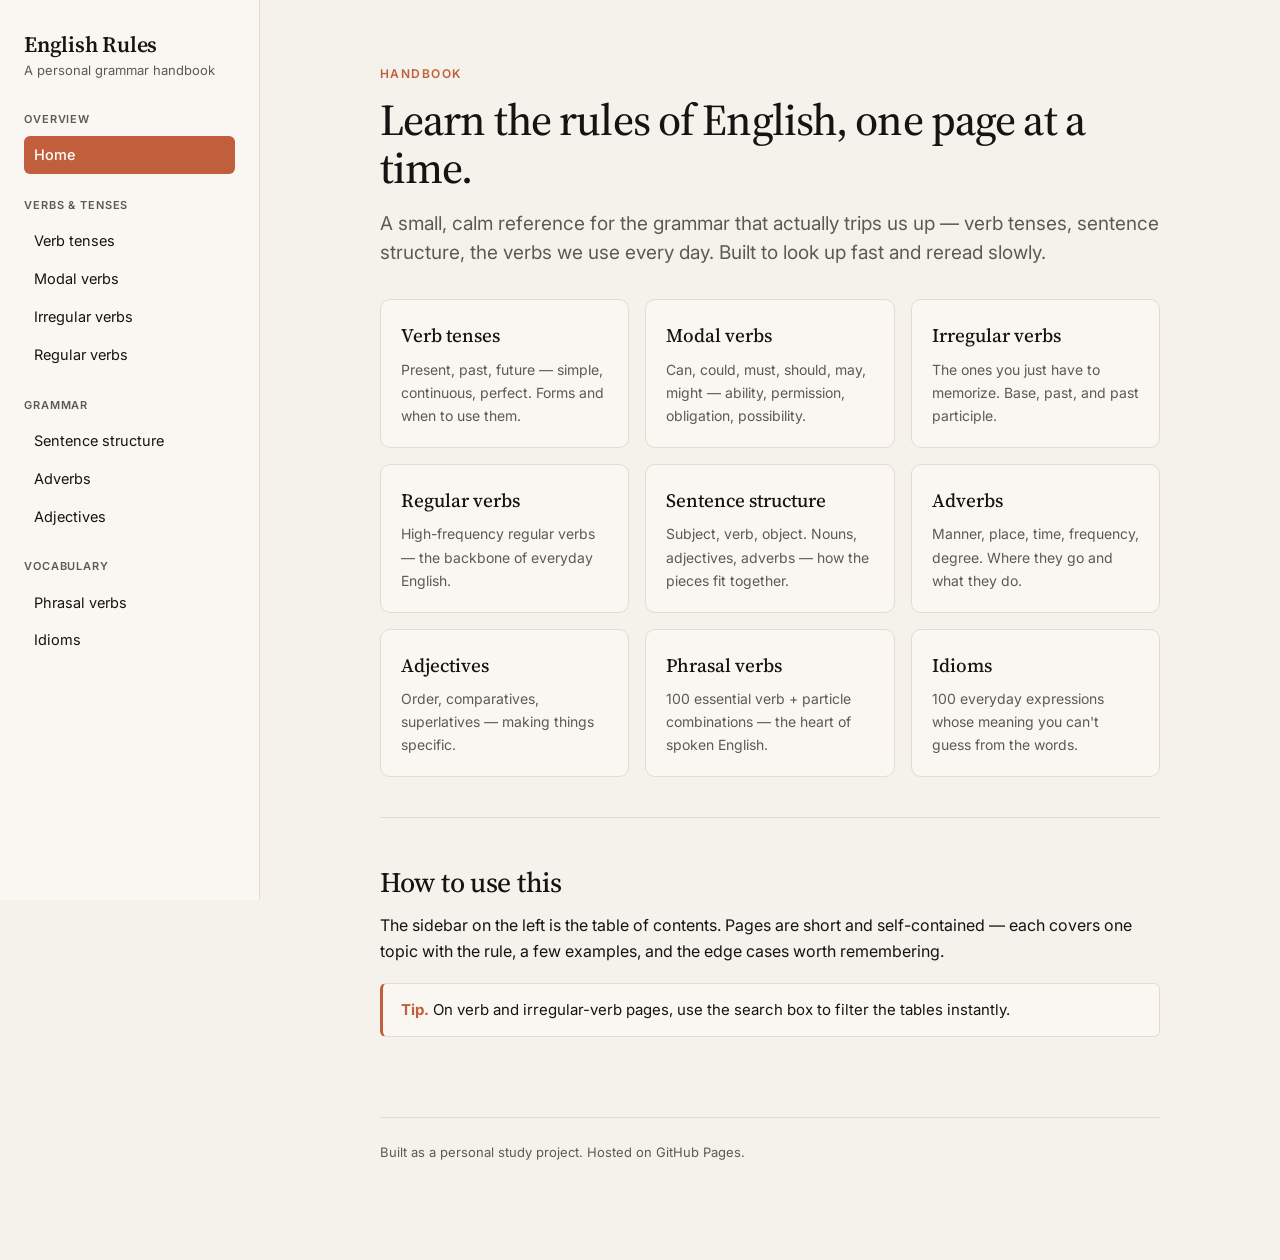
<file: index.html>
<!doctype html>
<html lang="en">
<head>
  <meta charset="utf-8" />
  <meta name="viewport" content="width=device-width, initial-scale=1" />
  <title>English Rules — A personal grammar handbook</title>
  <link rel="preconnect" href="https://fonts.googleapis.com">
  <link rel="preconnect" href="https://fonts.gstatic.com" crossorigin>
  <link href="https://fonts.googleapis.com/css2?family=Inter:wght@400;500;600&family=Source+Serif+4:ital,wght@0,400;0,500;0,600;1,400&display=swap" rel="stylesheet">
  <link rel="stylesheet" href="assets/style.css" />
</head>
<body>
  <button id="nav-toggle" class="nav-toggle" aria-label="Toggle navigation">Menu</button>
  <div class="layout">
    <aside class="sidebar" id="sidebar-mount"></aside>
    <main class="main">
      <article class="content">
        <div class="eyebrow">Handbook</div>
        <h1>Learn the rules of English, one page at a time.</h1>
        <p class="lead">
          A small, calm reference for the grammar that actually trips us up — verb tenses,
          sentence structure, the verbs we use every day. Built to look up fast and reread slowly.
        </p>

        <div class="cards">
          <div class="card"><a href="verbs.html">
            <h3>Verb tenses</h3>
            <p>Present, past, future — simple, continuous, perfect. Forms and when to use them.</p>
          </a></div>
          <div class="card"><a href="modals.html">
            <h3>Modal verbs</h3>
            <p>Can, could, must, should, may, might — ability, permission, obligation, possibility.</p>
          </a></div>
          <div class="card"><a href="irregular-verbs.html">
            <h3>Irregular verbs</h3>
            <p>The ones you just have to memorize. Base, past, and past participle.</p>
          </a></div>
          <div class="card"><a href="regular-verbs.html">
            <h3>Regular verbs</h3>
            <p>High-frequency regular verbs — the backbone of everyday English.</p>
          </a></div>
          <div class="card"><a href="sentence-structure.html">
            <h3>Sentence structure</h3>
            <p>Subject, verb, object. Nouns, adjectives, adverbs — how the pieces fit together.</p>
          </a></div>
          <div class="card"><a href="adverbs.html">
            <h3>Adverbs</h3>
            <p>Manner, place, time, frequency, degree. Where they go and what they do.</p>
          </a></div>
          <div class="card"><a href="adjectives.html">
            <h3>Adjectives</h3>
            <p>Order, comparatives, superlatives — making things specific.</p>
          </a></div>
          <div class="card"><a href="phrasal-verbs.html">
            <h3>Phrasal verbs</h3>
            <p>100 essential verb + particle combinations — the heart of spoken English.</p>
          </a></div>
          <div class="card"><a href="idioms.html">
            <h3>Idioms</h3>
            <p>100 everyday expressions whose meaning you can't guess from the words.</p>
          </a></div>
        </div>

        <hr />

        <h2>How to use this</h2>
        <p>
          The sidebar on the left is the table of contents. Pages are short and self-contained —
          each covers one topic with the rule, a few examples, and the edge cases worth remembering.
        </p>
        <div class="callout">
          <strong>Tip.</strong> On verb and irregular-verb pages, use the search box to filter the
          tables instantly.
        </div>

        <div class="footer">
          Built as a personal study project. Hosted on GitHub Pages.
        </div>
      </article>
    </main>
  </div>
  <script src="assets/nav.js"></script>
</body>
</html>
</file>
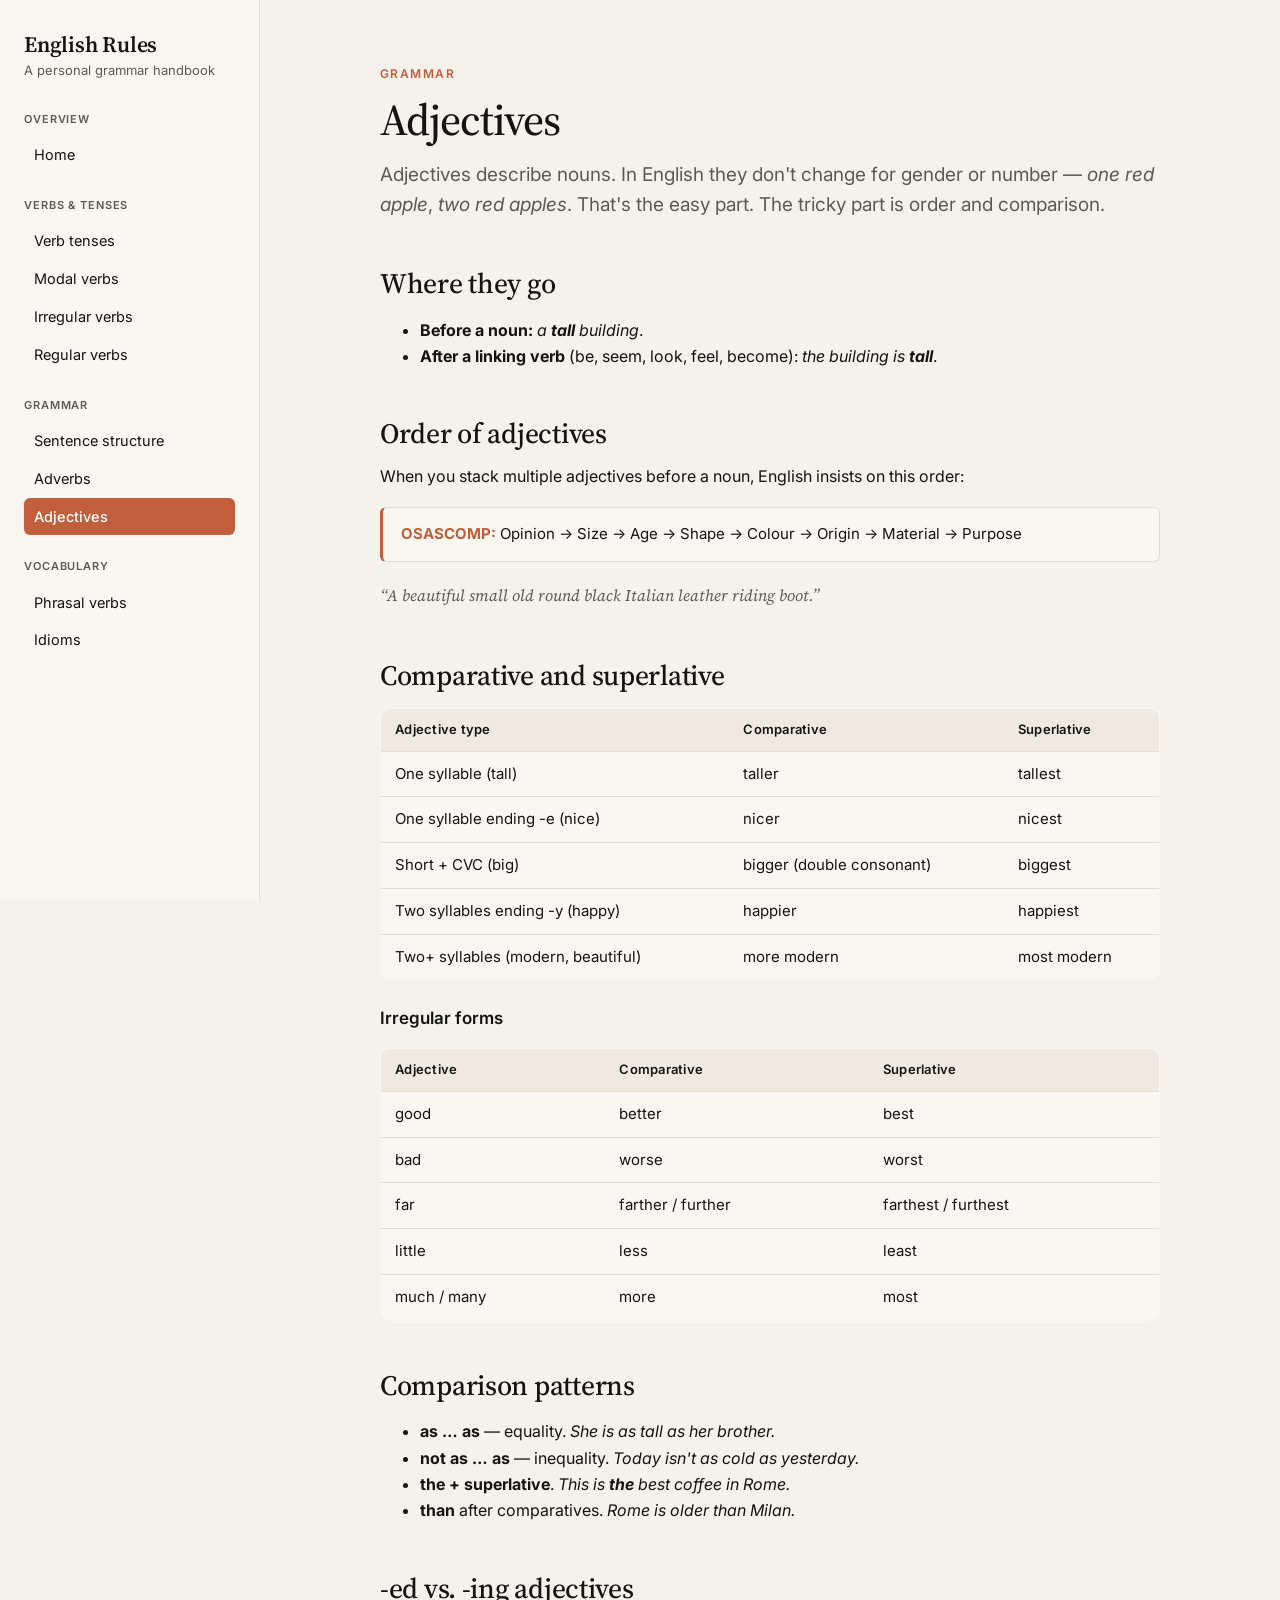
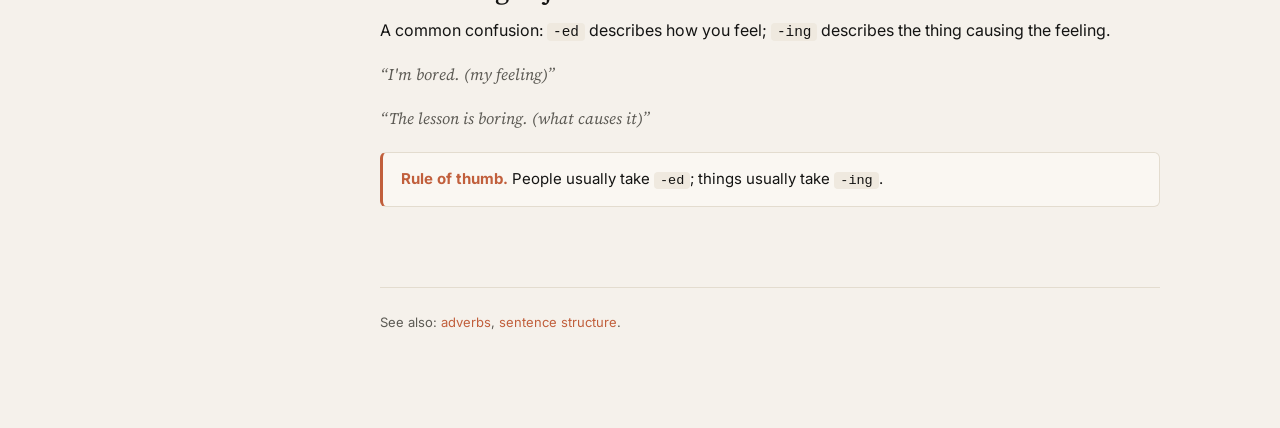
<file: adjectives.html>
<!doctype html>
<html lang="en">
<head>
  <meta charset="utf-8" />
  <meta name="viewport" content="width=device-width, initial-scale=1" />
  <title>Adjectives — English Rules</title>
  <link rel="preconnect" href="https://fonts.googleapis.com">
  <link rel="preconnect" href="https://fonts.gstatic.com" crossorigin>
  <link href="https://fonts.googleapis.com/css2?family=Inter:wght@400;500;600&family=Source+Serif+4:ital,wght@0,400;0,500;0,600;1,400&display=swap" rel="stylesheet">
  <link rel="stylesheet" href="assets/style.css" />
</head>
<body>
  <button id="nav-toggle" class="nav-toggle" aria-label="Toggle navigation">Menu</button>
  <div class="layout">
    <aside class="sidebar" id="sidebar-mount"></aside>
    <main class="main">
      <article class="content">
        <div class="eyebrow">Grammar</div>
        <h1>Adjectives</h1>
        <p class="lead">
          Adjectives describe nouns. In English they don't change for gender or number —
          <em>one red apple</em>, <em>two red apples</em>. That's the easy part. The tricky part is
          order and comparison.
        </p>

        <h2>Where they go</h2>
        <ul>
          <li><strong>Before a noun:</strong> <em>a <strong>tall</strong> building</em>.</li>
          <li><strong>After a linking verb</strong> (be, seem, look, feel, become): <em>the building is <strong>tall</strong></em>.</li>
        </ul>

        <h2>Order of adjectives</h2>
        <p>When you stack multiple adjectives before a noun, English insists on this order:</p>
        <div class="callout">
          <strong>OSASCOMP:</strong> Opinion → Size → Age → Shape → Colour → Origin → Material → Purpose
        </div>
        <p class="example">A beautiful small old round black Italian leather riding boot.</p>

        <h2>Comparative and superlative</h2>
        <table>
          <thead><tr><th>Adjective type</th><th>Comparative</th><th>Superlative</th></tr></thead>
          <tbody>
            <tr><td>One syllable (tall)</td><td>taller</td><td>tallest</td></tr>
            <tr><td>One syllable ending -e (nice)</td><td>nicer</td><td>nicest</td></tr>
            <tr><td>Short + CVC (big)</td><td>bigger (double consonant)</td><td>biggest</td></tr>
            <tr><td>Two syllables ending -y (happy)</td><td>happier</td><td>happiest</td></tr>
            <tr><td>Two+ syllables (modern, beautiful)</td><td>more modern</td><td>most modern</td></tr>
          </tbody>
        </table>

        <h3>Irregular forms</h3>
        <table>
          <thead><tr><th>Adjective</th><th>Comparative</th><th>Superlative</th></tr></thead>
          <tbody>
            <tr><td>good</td><td>better</td><td>best</td></tr>
            <tr><td>bad</td><td>worse</td><td>worst</td></tr>
            <tr><td>far</td><td>farther / further</td><td>farthest / furthest</td></tr>
            <tr><td>little</td><td>less</td><td>least</td></tr>
            <tr><td>much / many</td><td>more</td><td>most</td></tr>
          </tbody>
        </table>

        <h2>Comparison patterns</h2>
        <ul>
          <li><strong>as … as</strong> — equality. <em>She is as tall as her brother.</em></li>
          <li><strong>not as … as</strong> — inequality. <em>Today isn't as cold as yesterday.</em></li>
          <li><strong>the + superlative</strong>. <em>This is <strong>the</strong> best coffee in Rome.</em></li>
          <li><strong>than</strong> after comparatives. <em>Rome is older than Milan.</em></li>
        </ul>

        <h2>-ed vs. -ing adjectives</h2>
        <p>A common confusion: <code>-ed</code> describes how you feel; <code>-ing</code> describes the thing causing the feeling.</p>
        <p class="example">I'm bored. (my feeling)</p>
        <p class="example">The lesson is boring. (what causes it)</p>
        <div class="callout">
          <strong>Rule of thumb.</strong> People usually take <code>-ed</code>; things usually take <code>-ing</code>.
        </div>

        <div class="footer">See also: <a href="adverbs.html">adverbs</a>, <a href="sentence-structure.html">sentence structure</a>.</div>
      </article>
    </main>
  </div>
  <script src="assets/nav.js"></script>
</body>
</html>
</file>
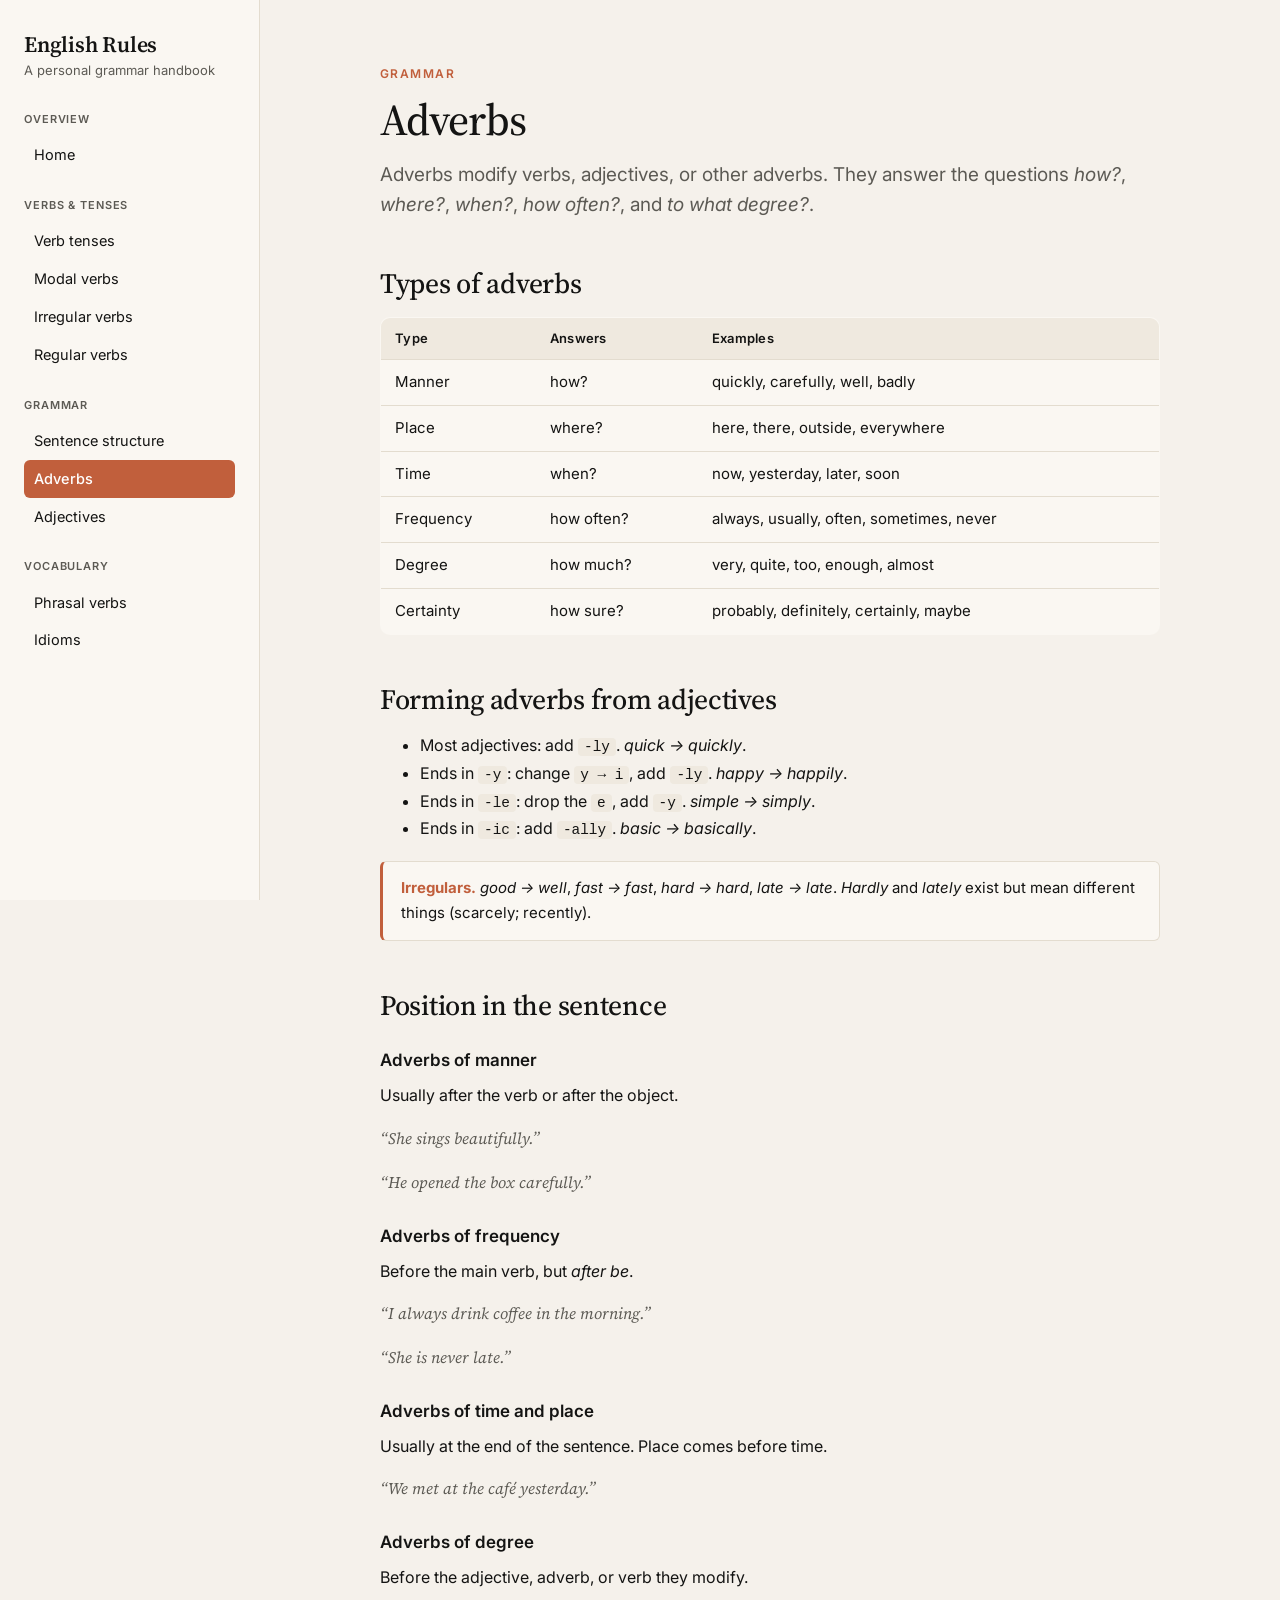
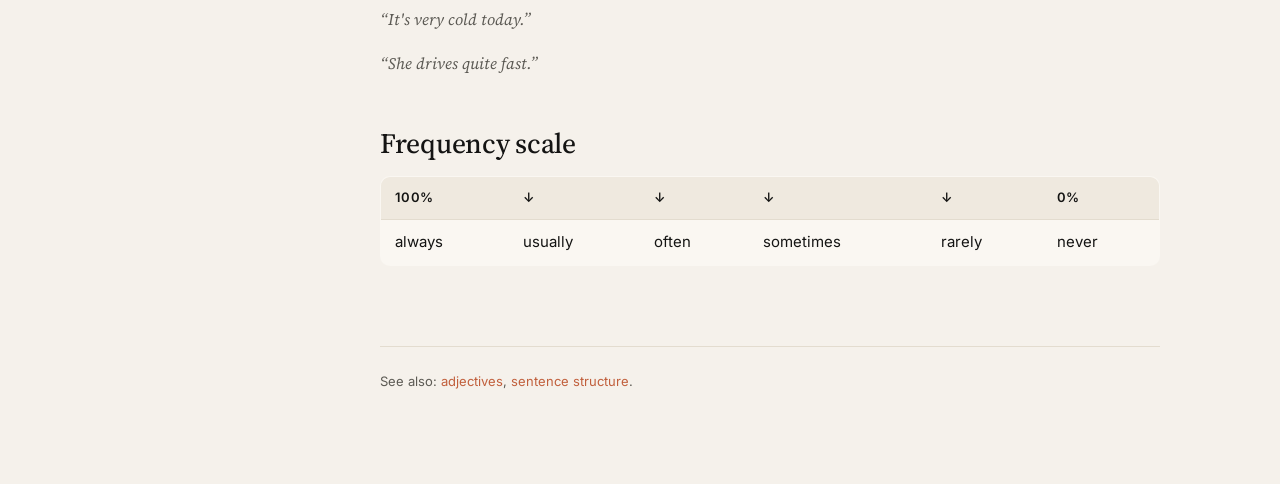
<file: adverbs.html>
<!doctype html>
<html lang="en">
<head>
  <meta charset="utf-8" />
  <meta name="viewport" content="width=device-width, initial-scale=1" />
  <title>Adverbs — English Rules</title>
  <link rel="preconnect" href="https://fonts.googleapis.com">
  <link rel="preconnect" href="https://fonts.gstatic.com" crossorigin>
  <link href="https://fonts.googleapis.com/css2?family=Inter:wght@400;500;600&family=Source+Serif+4:ital,wght@0,400;0,500;0,600;1,400&display=swap" rel="stylesheet">
  <link rel="stylesheet" href="assets/style.css" />
</head>
<body>
  <button id="nav-toggle" class="nav-toggle" aria-label="Toggle navigation">Menu</button>
  <div class="layout">
    <aside class="sidebar" id="sidebar-mount"></aside>
    <main class="main">
      <article class="content">
        <div class="eyebrow">Grammar</div>
        <h1>Adverbs</h1>
        <p class="lead">
          Adverbs modify verbs, adjectives, or other adverbs. They answer the questions
          <em>how?</em>, <em>where?</em>, <em>when?</em>, <em>how often?</em>, and <em>to what degree?</em>.
        </p>

        <h2>Types of adverbs</h2>
        <table>
          <thead><tr><th>Type</th><th>Answers</th><th>Examples</th></tr></thead>
          <tbody>
            <tr><td>Manner</td><td>how?</td><td>quickly, carefully, well, badly</td></tr>
            <tr><td>Place</td><td>where?</td><td>here, there, outside, everywhere</td></tr>
            <tr><td>Time</td><td>when?</td><td>now, yesterday, later, soon</td></tr>
            <tr><td>Frequency</td><td>how often?</td><td>always, usually, often, sometimes, never</td></tr>
            <tr><td>Degree</td><td>how much?</td><td>very, quite, too, enough, almost</td></tr>
            <tr><td>Certainty</td><td>how sure?</td><td>probably, definitely, certainly, maybe</td></tr>
          </tbody>
        </table>

        <h2>Forming adverbs from adjectives</h2>
        <ul>
          <li>Most adjectives: add <code>-ly</code>. <em>quick → quickly</em>.</li>
          <li>Ends in <code>-y</code>: change <code>y → i</code>, add <code>-ly</code>. <em>happy → happily</em>.</li>
          <li>Ends in <code>-le</code>: drop the <code>e</code>, add <code>-y</code>. <em>simple → simply</em>.</li>
          <li>Ends in <code>-ic</code>: add <code>-ally</code>. <em>basic → basically</em>.</li>
        </ul>
        <div class="callout">
          <strong>Irregulars.</strong> <em>good → well</em>, <em>fast → fast</em>, <em>hard → hard</em>,
          <em>late → late</em>. <em>Hardly</em> and <em>lately</em> exist but mean different things
          (scarcely; recently).
        </div>

        <h2>Position in the sentence</h2>

        <h3>Adverbs of manner</h3>
        <p>Usually after the verb or after the object.</p>
        <p class="example">She sings beautifully.</p>
        <p class="example">He opened the box carefully.</p>

        <h3>Adverbs of frequency</h3>
        <p>Before the main verb, but <em>after</em> <em>be</em>.</p>
        <p class="example">I always drink coffee in the morning.</p>
        <p class="example">She is never late.</p>

        <h3>Adverbs of time and place</h3>
        <p>Usually at the end of the sentence. Place comes before time.</p>
        <p class="example">We met at the café yesterday.</p>

        <h3>Adverbs of degree</h3>
        <p>Before the adjective, adverb, or verb they modify.</p>
        <p class="example">It's very cold today.</p>
        <p class="example">She drives quite fast.</p>

        <h2>Frequency scale</h2>
        <table>
          <thead><tr><th>100%</th><th>↓</th><th>↓</th><th>↓</th><th>↓</th><th>0%</th></tr></thead>
          <tbody>
            <tr><td>always</td><td>usually</td><td>often</td><td>sometimes</td><td>rarely</td><td>never</td></tr>
          </tbody>
        </table>

        <div class="footer">See also: <a href="adjectives.html">adjectives</a>, <a href="sentence-structure.html">sentence structure</a>.</div>
      </article>
    </main>
  </div>
  <script src="assets/nav.js"></script>
</body>
</html>
</file>
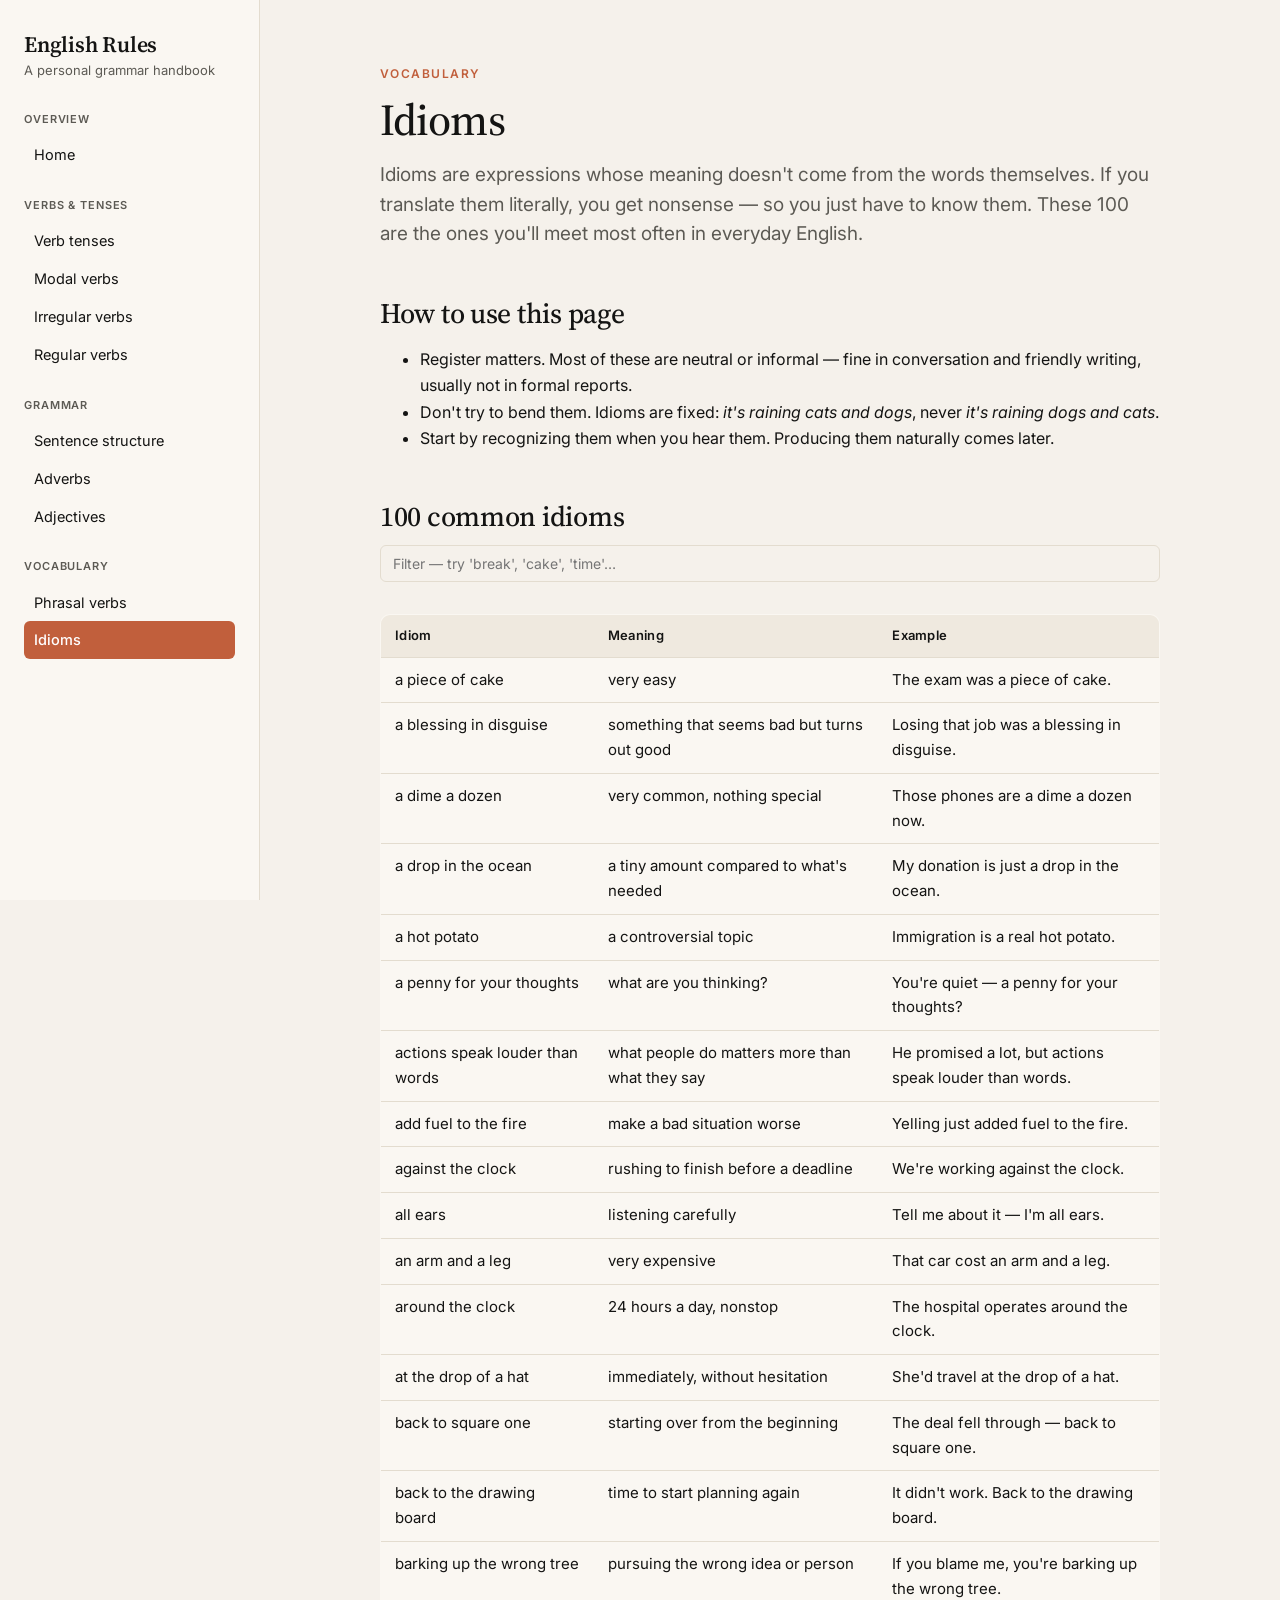
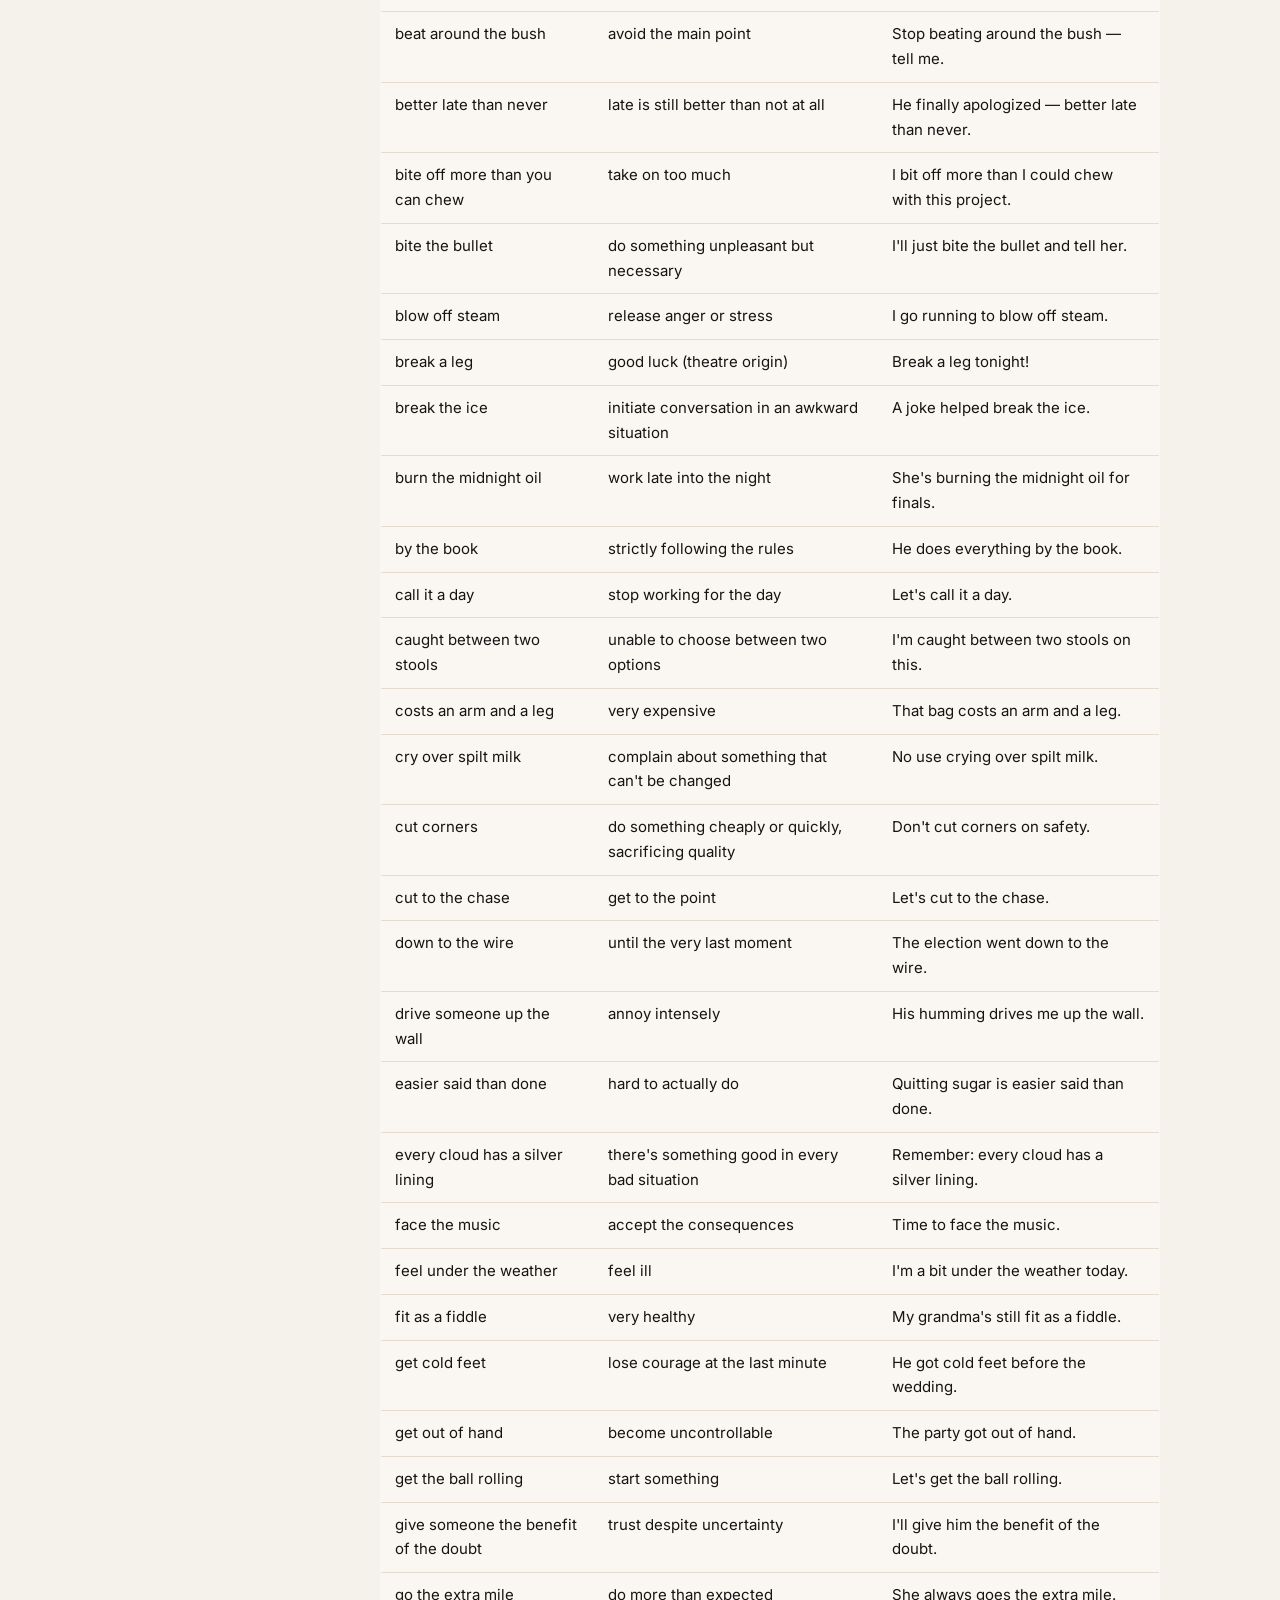
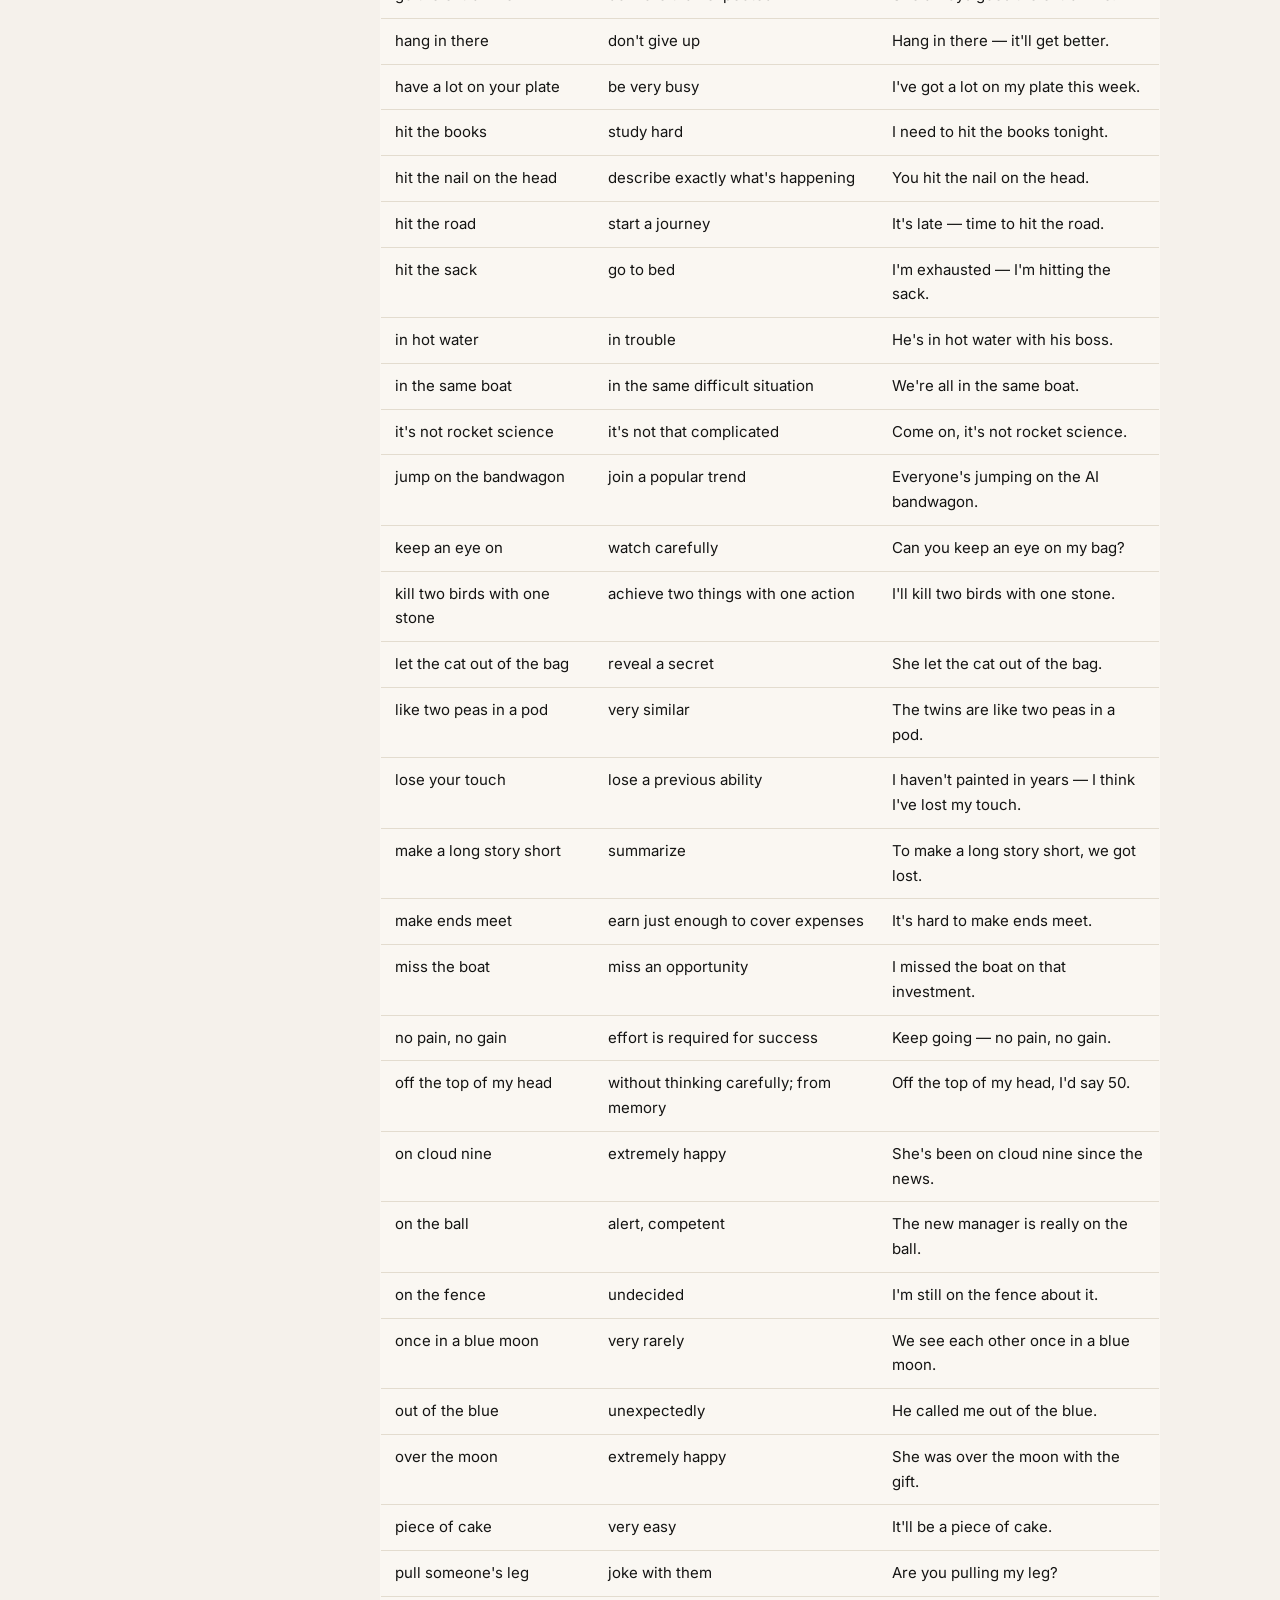
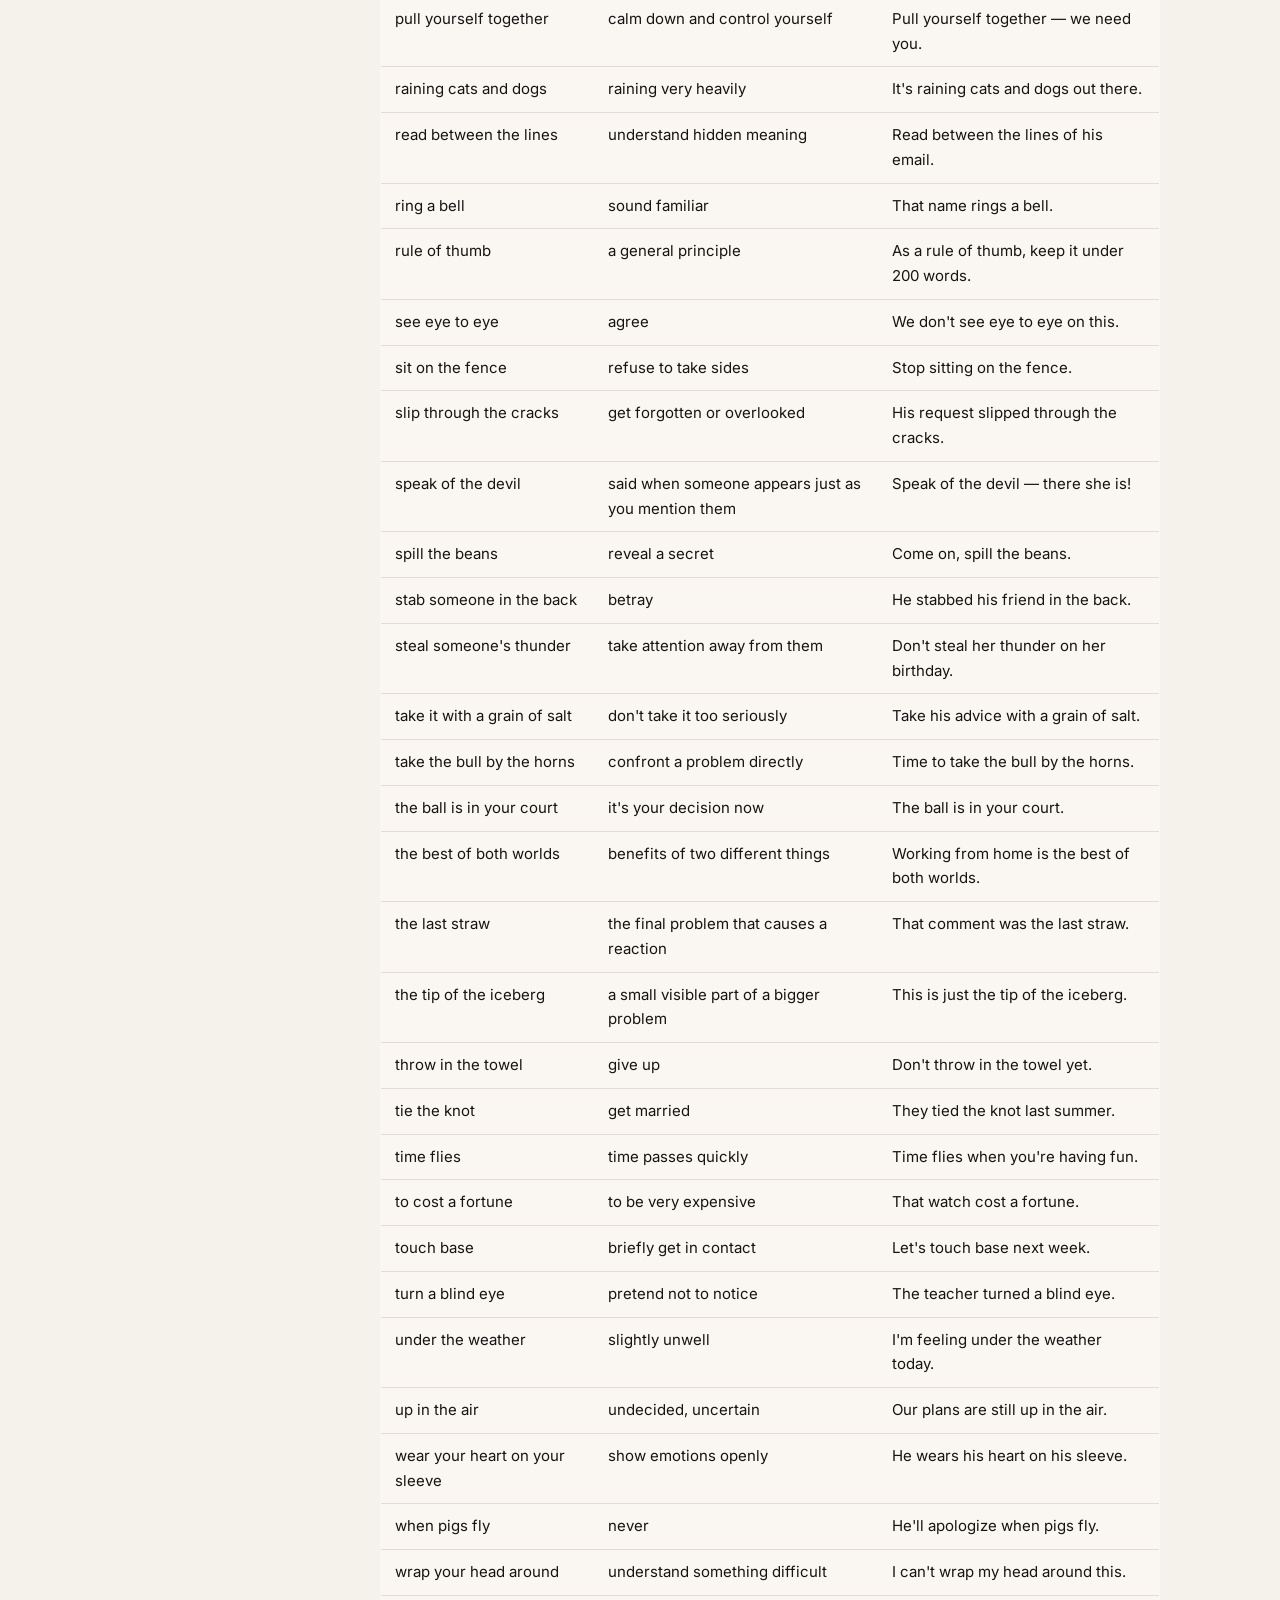
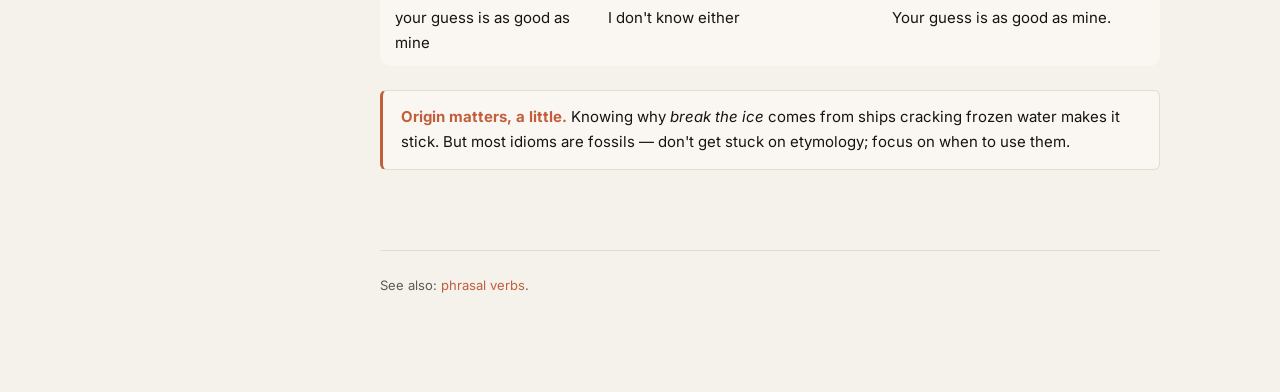
<file: idioms.html>
<!doctype html>
<html lang="en">
<head>
  <meta charset="utf-8" />
  <meta name="viewport" content="width=device-width, initial-scale=1" />
  <title>Idioms — English Rules</title>
  <link rel="preconnect" href="https://fonts.googleapis.com">
  <link rel="preconnect" href="https://fonts.gstatic.com" crossorigin>
  <link href="https://fonts.googleapis.com/css2?family=Inter:wght@400;500;600&family=Source+Serif+4:ital,wght@0,400;0,500;0,600;1,400&display=swap" rel="stylesheet">
  <link rel="stylesheet" href="assets/style.css" />
</head>
<body>
  <button id="nav-toggle" class="nav-toggle" aria-label="Toggle navigation">Menu</button>
  <div class="layout">
    <aside class="sidebar" id="sidebar-mount"></aside>
    <main class="main">
      <article class="content">
        <div class="eyebrow">Vocabulary</div>
        <h1>Idioms</h1>
        <p class="lead">
          Idioms are expressions whose meaning doesn't come from the words themselves. If you
          translate them literally, you get nonsense — so you just have to know them. These 100 are
          the ones you'll meet most often in everyday English.
        </p>

        <h2>How to use this page</h2>
        <ul>
          <li>Register matters. Most of these are neutral or informal — fine in conversation and friendly writing, usually not in formal reports.</li>
          <li>Don't try to bend them. Idioms are fixed: <em>it's raining cats and dogs</em>, never <em>it's raining dogs and cats</em>.</li>
          <li>Start by recognizing them when you hear them. Producing them naturally comes later.</li>
        </ul>

        <h2>100 common idioms</h2>
        <input type="text" class="search" data-search="#id-table" placeholder="Filter — try 'break', 'cake', 'time'…" />

        <table id="id-table">
          <thead><tr><th>Idiom</th><th>Meaning</th><th>Example</th></tr></thead>
          <tbody>
            <tr><td>a piece of cake</td><td>very easy</td><td>The exam was a piece of cake.</td></tr>
            <tr><td>a blessing in disguise</td><td>something that seems bad but turns out good</td><td>Losing that job was a blessing in disguise.</td></tr>
            <tr><td>a dime a dozen</td><td>very common, nothing special</td><td>Those phones are a dime a dozen now.</td></tr>
            <tr><td>a drop in the ocean</td><td>a tiny amount compared to what's needed</td><td>My donation is just a drop in the ocean.</td></tr>
            <tr><td>a hot potato</td><td>a controversial topic</td><td>Immigration is a real hot potato.</td></tr>
            <tr><td>a penny for your thoughts</td><td>what are you thinking?</td><td>You're quiet — a penny for your thoughts?</td></tr>
            <tr><td>actions speak louder than words</td><td>what people do matters more than what they say</td><td>He promised a lot, but actions speak louder than words.</td></tr>
            <tr><td>add fuel to the fire</td><td>make a bad situation worse</td><td>Yelling just added fuel to the fire.</td></tr>
            <tr><td>against the clock</td><td>rushing to finish before a deadline</td><td>We're working against the clock.</td></tr>
            <tr><td>all ears</td><td>listening carefully</td><td>Tell me about it — I'm all ears.</td></tr>
            <tr><td>an arm and a leg</td><td>very expensive</td><td>That car cost an arm and a leg.</td></tr>
            <tr><td>around the clock</td><td>24 hours a day, nonstop</td><td>The hospital operates around the clock.</td></tr>
            <tr><td>at the drop of a hat</td><td>immediately, without hesitation</td><td>She'd travel at the drop of a hat.</td></tr>
            <tr><td>back to square one</td><td>starting over from the beginning</td><td>The deal fell through — back to square one.</td></tr>
            <tr><td>back to the drawing board</td><td>time to start planning again</td><td>It didn't work. Back to the drawing board.</td></tr>
            <tr><td>barking up the wrong tree</td><td>pursuing the wrong idea or person</td><td>If you blame me, you're barking up the wrong tree.</td></tr>
            <tr><td>beat around the bush</td><td>avoid the main point</td><td>Stop beating around the bush — tell me.</td></tr>
            <tr><td>better late than never</td><td>late is still better than not at all</td><td>He finally apologized — better late than never.</td></tr>
            <tr><td>bite off more than you can chew</td><td>take on too much</td><td>I bit off more than I could chew with this project.</td></tr>
            <tr><td>bite the bullet</td><td>do something unpleasant but necessary</td><td>I'll just bite the bullet and tell her.</td></tr>
            <tr><td>blow off steam</td><td>release anger or stress</td><td>I go running to blow off steam.</td></tr>
            <tr><td>break a leg</td><td>good luck (theatre origin)</td><td>Break a leg tonight!</td></tr>
            <tr><td>break the ice</td><td>initiate conversation in an awkward situation</td><td>A joke helped break the ice.</td></tr>
            <tr><td>burn the midnight oil</td><td>work late into the night</td><td>She's burning the midnight oil for finals.</td></tr>
            <tr><td>by the book</td><td>strictly following the rules</td><td>He does everything by the book.</td></tr>
            <tr><td>call it a day</td><td>stop working for the day</td><td>Let's call it a day.</td></tr>
            <tr><td>caught between two stools</td><td>unable to choose between two options</td><td>I'm caught between two stools on this.</td></tr>
            <tr><td>costs an arm and a leg</td><td>very expensive</td><td>That bag costs an arm and a leg.</td></tr>
            <tr><td>cry over spilt milk</td><td>complain about something that can't be changed</td><td>No use crying over spilt milk.</td></tr>
            <tr><td>cut corners</td><td>do something cheaply or quickly, sacrificing quality</td><td>Don't cut corners on safety.</td></tr>
            <tr><td>cut to the chase</td><td>get to the point</td><td>Let's cut to the chase.</td></tr>
            <tr><td>down to the wire</td><td>until the very last moment</td><td>The election went down to the wire.</td></tr>
            <tr><td>drive someone up the wall</td><td>annoy intensely</td><td>His humming drives me up the wall.</td></tr>
            <tr><td>easier said than done</td><td>hard to actually do</td><td>Quitting sugar is easier said than done.</td></tr>
            <tr><td>every cloud has a silver lining</td><td>there's something good in every bad situation</td><td>Remember: every cloud has a silver lining.</td></tr>
            <tr><td>face the music</td><td>accept the consequences</td><td>Time to face the music.</td></tr>
            <tr><td>feel under the weather</td><td>feel ill</td><td>I'm a bit under the weather today.</td></tr>
            <tr><td>fit as a fiddle</td><td>very healthy</td><td>My grandma's still fit as a fiddle.</td></tr>
            <tr><td>get cold feet</td><td>lose courage at the last minute</td><td>He got cold feet before the wedding.</td></tr>
            <tr><td>get out of hand</td><td>become uncontrollable</td><td>The party got out of hand.</td></tr>
            <tr><td>get the ball rolling</td><td>start something</td><td>Let's get the ball rolling.</td></tr>
            <tr><td>give someone the benefit of the doubt</td><td>trust despite uncertainty</td><td>I'll give him the benefit of the doubt.</td></tr>
            <tr><td>go the extra mile</td><td>do more than expected</td><td>She always goes the extra mile.</td></tr>
            <tr><td>hang in there</td><td>don't give up</td><td>Hang in there — it'll get better.</td></tr>
            <tr><td>have a lot on your plate</td><td>be very busy</td><td>I've got a lot on my plate this week.</td></tr>
            <tr><td>hit the books</td><td>study hard</td><td>I need to hit the books tonight.</td></tr>
            <tr><td>hit the nail on the head</td><td>describe exactly what's happening</td><td>You hit the nail on the head.</td></tr>
            <tr><td>hit the road</td><td>start a journey</td><td>It's late — time to hit the road.</td></tr>
            <tr><td>hit the sack</td><td>go to bed</td><td>I'm exhausted — I'm hitting the sack.</td></tr>
            <tr><td>in hot water</td><td>in trouble</td><td>He's in hot water with his boss.</td></tr>
            <tr><td>in the same boat</td><td>in the same difficult situation</td><td>We're all in the same boat.</td></tr>
            <tr><td>it's not rocket science</td><td>it's not that complicated</td><td>Come on, it's not rocket science.</td></tr>
            <tr><td>jump on the bandwagon</td><td>join a popular trend</td><td>Everyone's jumping on the AI bandwagon.</td></tr>
            <tr><td>keep an eye on</td><td>watch carefully</td><td>Can you keep an eye on my bag?</td></tr>
            <tr><td>kill two birds with one stone</td><td>achieve two things with one action</td><td>I'll kill two birds with one stone.</td></tr>
            <tr><td>let the cat out of the bag</td><td>reveal a secret</td><td>She let the cat out of the bag.</td></tr>
            <tr><td>like two peas in a pod</td><td>very similar</td><td>The twins are like two peas in a pod.</td></tr>
            <tr><td>lose your touch</td><td>lose a previous ability</td><td>I haven't painted in years — I think I've lost my touch.</td></tr>
            <tr><td>make a long story short</td><td>summarize</td><td>To make a long story short, we got lost.</td></tr>
            <tr><td>make ends meet</td><td>earn just enough to cover expenses</td><td>It's hard to make ends meet.</td></tr>
            <tr><td>miss the boat</td><td>miss an opportunity</td><td>I missed the boat on that investment.</td></tr>
            <tr><td>no pain, no gain</td><td>effort is required for success</td><td>Keep going — no pain, no gain.</td></tr>
            <tr><td>off the top of my head</td><td>without thinking carefully; from memory</td><td>Off the top of my head, I'd say 50.</td></tr>
            <tr><td>on cloud nine</td><td>extremely happy</td><td>She's been on cloud nine since the news.</td></tr>
            <tr><td>on the ball</td><td>alert, competent</td><td>The new manager is really on the ball.</td></tr>
            <tr><td>on the fence</td><td>undecided</td><td>I'm still on the fence about it.</td></tr>
            <tr><td>once in a blue moon</td><td>very rarely</td><td>We see each other once in a blue moon.</td></tr>
            <tr><td>out of the blue</td><td>unexpectedly</td><td>He called me out of the blue.</td></tr>
            <tr><td>over the moon</td><td>extremely happy</td><td>She was over the moon with the gift.</td></tr>
            <tr><td>piece of cake</td><td>very easy</td><td>It'll be a piece of cake.</td></tr>
            <tr><td>pull someone's leg</td><td>joke with them</td><td>Are you pulling my leg?</td></tr>
            <tr><td>pull yourself together</td><td>calm down and control yourself</td><td>Pull yourself together — we need you.</td></tr>
            <tr><td>raining cats and dogs</td><td>raining very heavily</td><td>It's raining cats and dogs out there.</td></tr>
            <tr><td>read between the lines</td><td>understand hidden meaning</td><td>Read between the lines of his email.</td></tr>
            <tr><td>ring a bell</td><td>sound familiar</td><td>That name rings a bell.</td></tr>
            <tr><td>rule of thumb</td><td>a general principle</td><td>As a rule of thumb, keep it under 200 words.</td></tr>
            <tr><td>see eye to eye</td><td>agree</td><td>We don't see eye to eye on this.</td></tr>
            <tr><td>sit on the fence</td><td>refuse to take sides</td><td>Stop sitting on the fence.</td></tr>
            <tr><td>slip through the cracks</td><td>get forgotten or overlooked</td><td>His request slipped through the cracks.</td></tr>
            <tr><td>speak of the devil</td><td>said when someone appears just as you mention them</td><td>Speak of the devil — there she is!</td></tr>
            <tr><td>spill the beans</td><td>reveal a secret</td><td>Come on, spill the beans.</td></tr>
            <tr><td>stab someone in the back</td><td>betray</td><td>He stabbed his friend in the back.</td></tr>
            <tr><td>steal someone's thunder</td><td>take attention away from them</td><td>Don't steal her thunder on her birthday.</td></tr>
            <tr><td>take it with a grain of salt</td><td>don't take it too seriously</td><td>Take his advice with a grain of salt.</td></tr>
            <tr><td>take the bull by the horns</td><td>confront a problem directly</td><td>Time to take the bull by the horns.</td></tr>
            <tr><td>the ball is in your court</td><td>it's your decision now</td><td>The ball is in your court.</td></tr>
            <tr><td>the best of both worlds</td><td>benefits of two different things</td><td>Working from home is the best of both worlds.</td></tr>
            <tr><td>the last straw</td><td>the final problem that causes a reaction</td><td>That comment was the last straw.</td></tr>
            <tr><td>the tip of the iceberg</td><td>a small visible part of a bigger problem</td><td>This is just the tip of the iceberg.</td></tr>
            <tr><td>throw in the towel</td><td>give up</td><td>Don't throw in the towel yet.</td></tr>
            <tr><td>tie the knot</td><td>get married</td><td>They tied the knot last summer.</td></tr>
            <tr><td>time flies</td><td>time passes quickly</td><td>Time flies when you're having fun.</td></tr>
            <tr><td>to cost a fortune</td><td>to be very expensive</td><td>That watch cost a fortune.</td></tr>
            <tr><td>touch base</td><td>briefly get in contact</td><td>Let's touch base next week.</td></tr>
            <tr><td>turn a blind eye</td><td>pretend not to notice</td><td>The teacher turned a blind eye.</td></tr>
            <tr><td>under the weather</td><td>slightly unwell</td><td>I'm feeling under the weather today.</td></tr>
            <tr><td>up in the air</td><td>undecided, uncertain</td><td>Our plans are still up in the air.</td></tr>
            <tr><td>wear your heart on your sleeve</td><td>show emotions openly</td><td>He wears his heart on his sleeve.</td></tr>
            <tr><td>when pigs fly</td><td>never</td><td>He'll apologize when pigs fly.</td></tr>
            <tr><td>wrap your head around</td><td>understand something difficult</td><td>I can't wrap my head around this.</td></tr>
            <tr><td>your guess is as good as mine</td><td>I don't know either</td><td>Your guess is as good as mine.</td></tr>
          </tbody>
        </table>

        <div class="callout">
          <strong>Origin matters, a little.</strong> Knowing why <em>break the ice</em> comes from
          ships cracking frozen water makes it stick. But most idioms are fossils — don't get
          stuck on etymology; focus on when to use them.
        </div>

        <div class="footer">See also: <a href="phrasal-verbs.html">phrasal verbs</a>.</div>
      </article>
    </main>
  </div>
  <script src="assets/nav.js"></script>
</body>
</html>
</file>
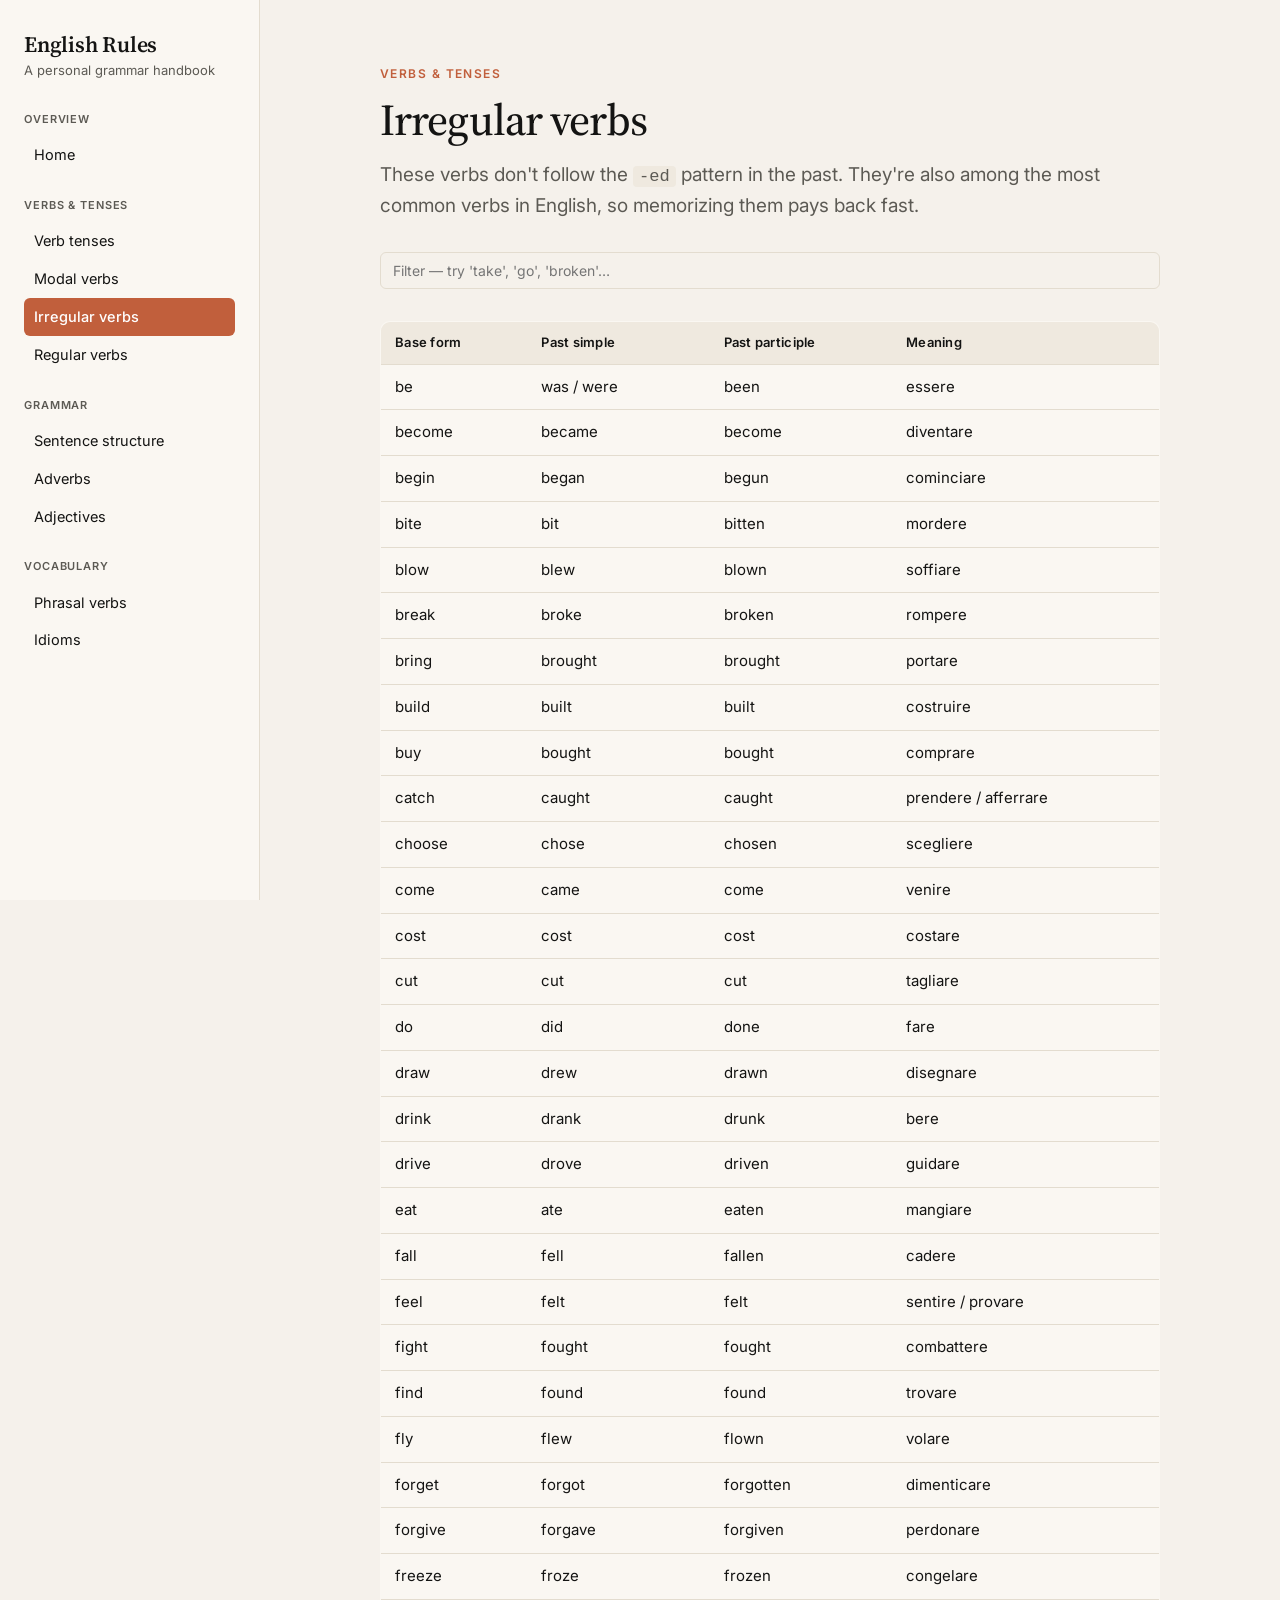
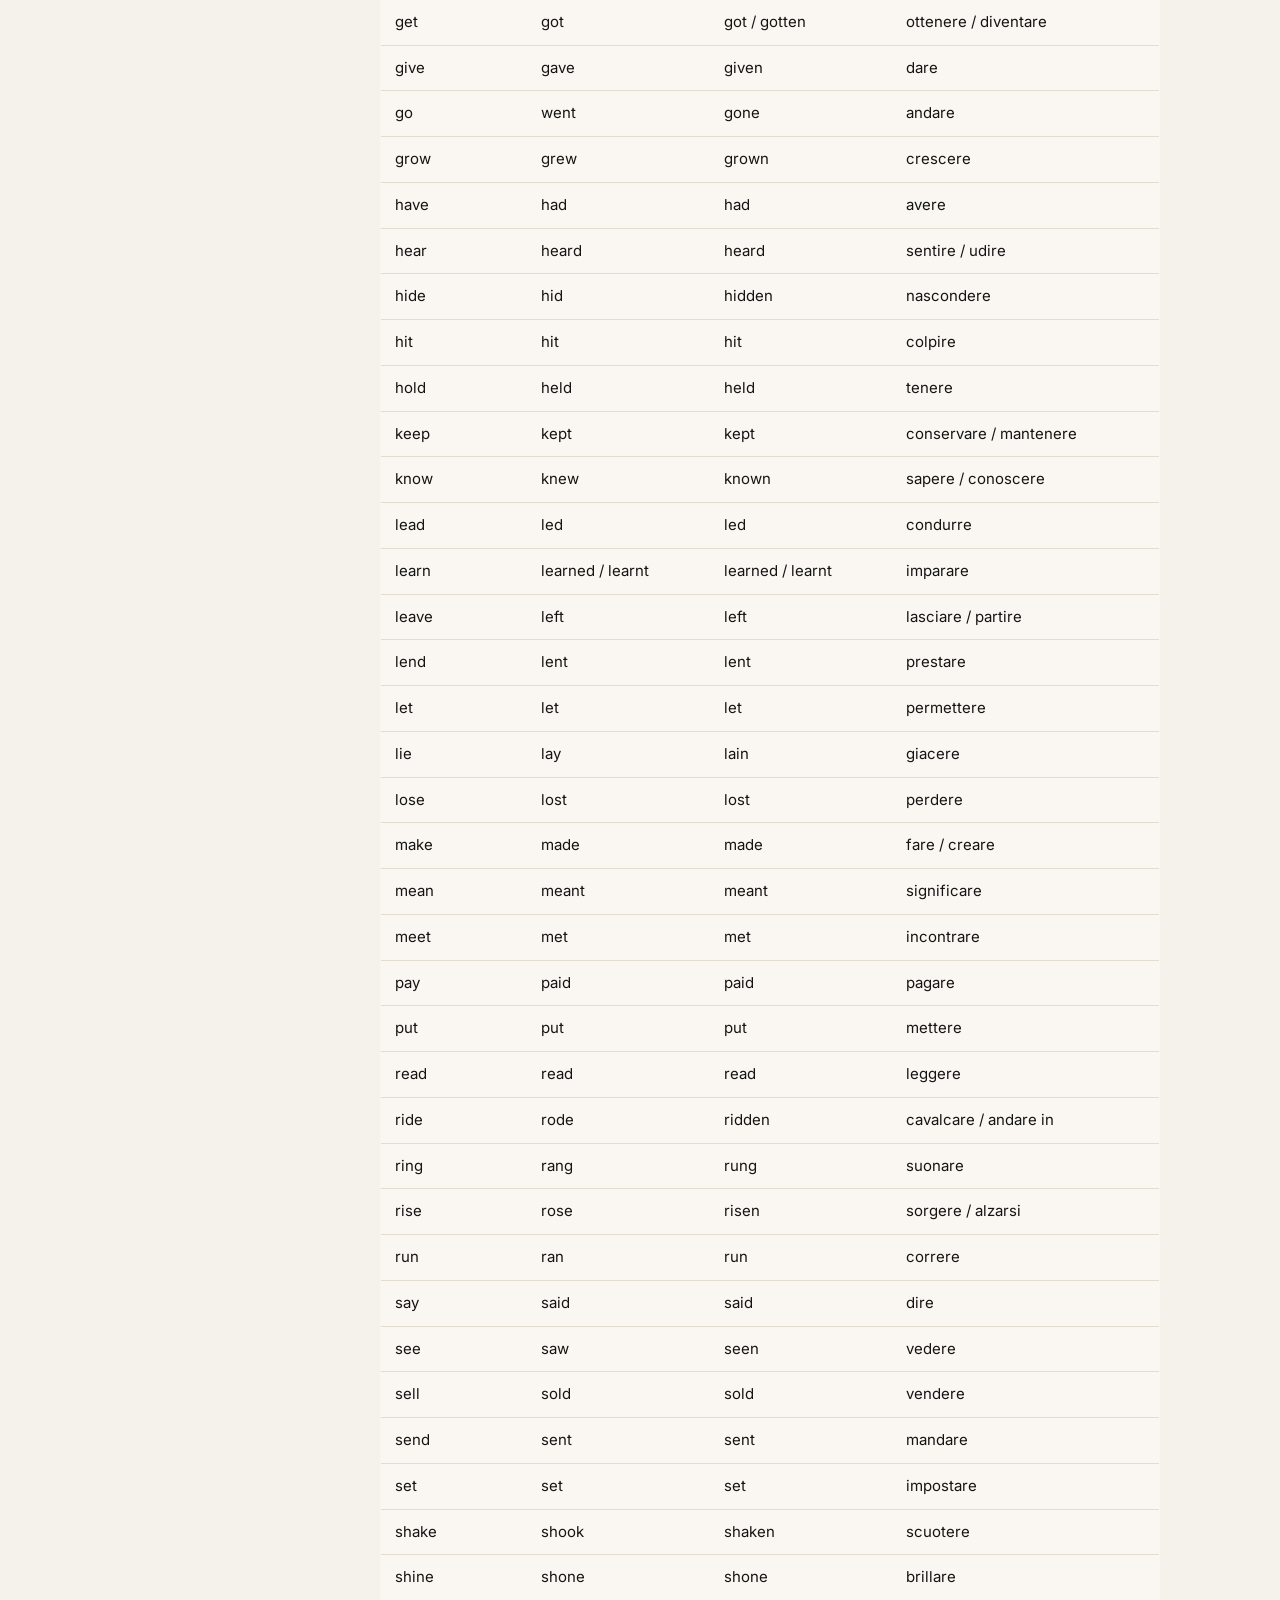
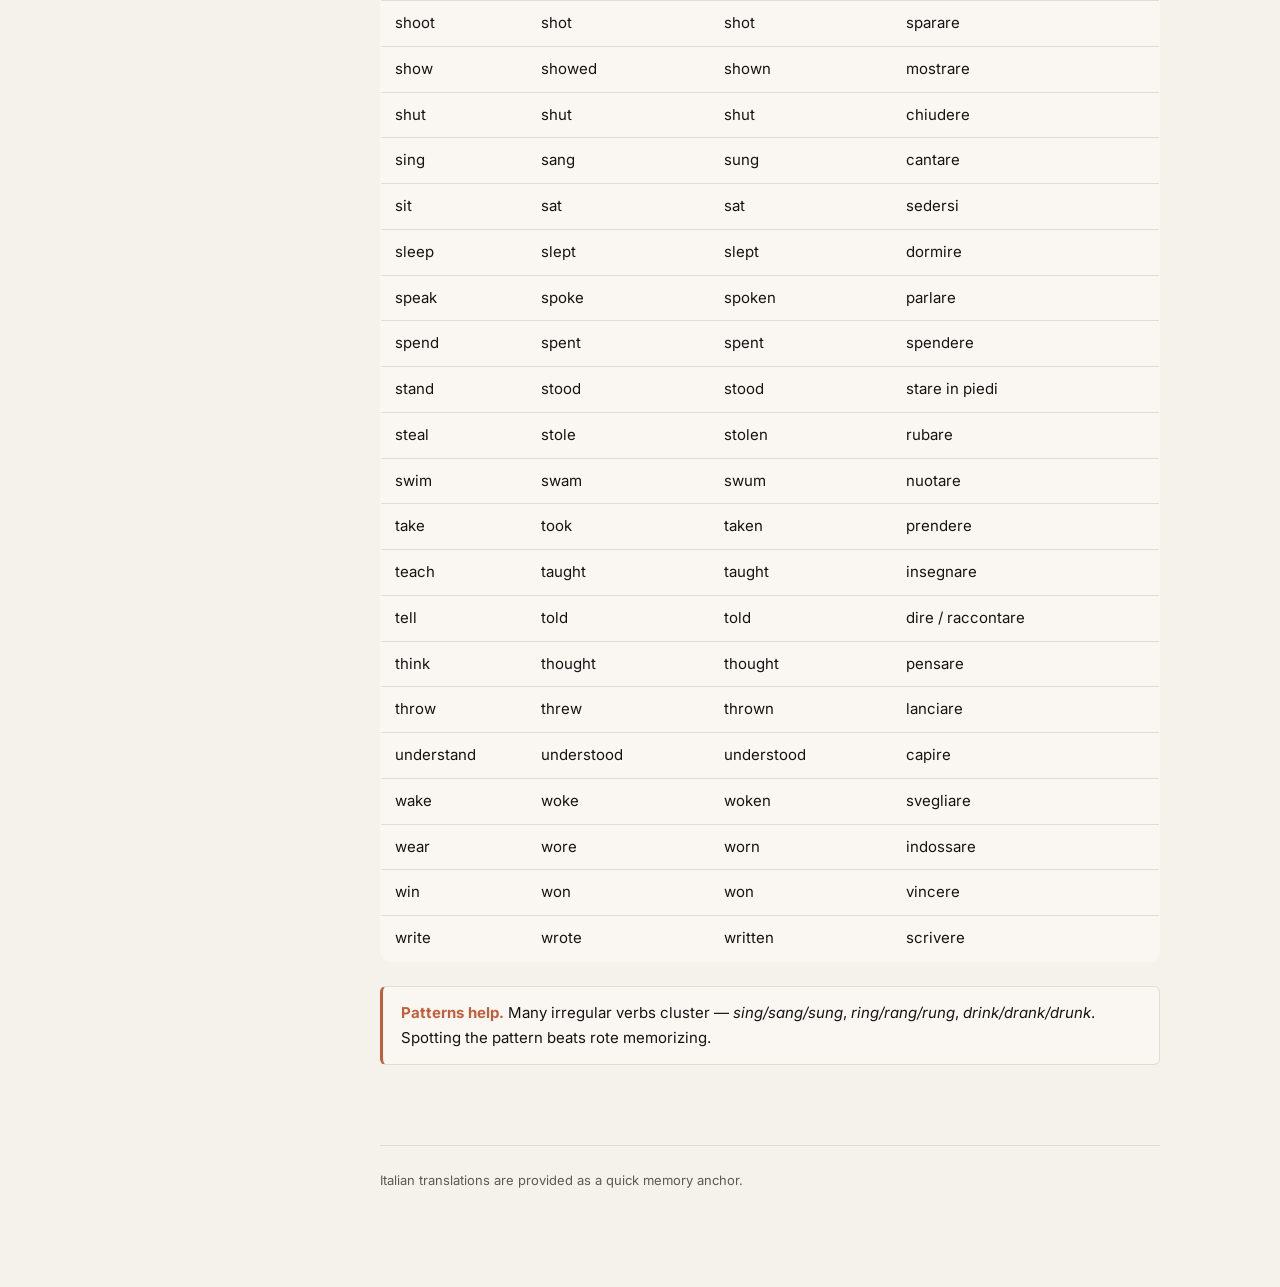
<file: irregular-verbs.html>
<!doctype html>
<html lang="en">
<head>
  <meta charset="utf-8" />
  <meta name="viewport" content="width=device-width, initial-scale=1" />
  <title>Irregular verbs — English Rules</title>
  <link rel="preconnect" href="https://fonts.googleapis.com">
  <link rel="preconnect" href="https://fonts.gstatic.com" crossorigin>
  <link href="https://fonts.googleapis.com/css2?family=Inter:wght@400;500;600&family=Source+Serif+4:ital,wght@0,400;0,500;0,600;1,400&display=swap" rel="stylesheet">
  <link rel="stylesheet" href="assets/style.css" />
</head>
<body>
  <button id="nav-toggle" class="nav-toggle" aria-label="Toggle navigation">Menu</button>
  <div class="layout">
    <aside class="sidebar" id="sidebar-mount"></aside>
    <main class="main">
      <article class="content">
        <div class="eyebrow">Verbs &amp; Tenses</div>
        <h1>Irregular verbs</h1>
        <p class="lead">
          These verbs don't follow the <code>-ed</code> pattern in the past. They're also among the
          most common verbs in English, so memorizing them pays back fast.
        </p>

        <input type="text" class="search" data-search="#irr-table" placeholder="Filter — try 'take', 'go', 'broken'…" />

        <table id="irr-table">
          <thead><tr><th>Base form</th><th>Past simple</th><th>Past participle</th><th>Meaning</th></tr></thead>
          <tbody>
            <tr><td>be</td><td>was / were</td><td>been</td><td>essere</td></tr>
            <tr><td>become</td><td>became</td><td>become</td><td>diventare</td></tr>
            <tr><td>begin</td><td>began</td><td>begun</td><td>cominciare</td></tr>
            <tr><td>bite</td><td>bit</td><td>bitten</td><td>mordere</td></tr>
            <tr><td>blow</td><td>blew</td><td>blown</td><td>soffiare</td></tr>
            <tr><td>break</td><td>broke</td><td>broken</td><td>rompere</td></tr>
            <tr><td>bring</td><td>brought</td><td>brought</td><td>portare</td></tr>
            <tr><td>build</td><td>built</td><td>built</td><td>costruire</td></tr>
            <tr><td>buy</td><td>bought</td><td>bought</td><td>comprare</td></tr>
            <tr><td>catch</td><td>caught</td><td>caught</td><td>prendere / afferrare</td></tr>
            <tr><td>choose</td><td>chose</td><td>chosen</td><td>scegliere</td></tr>
            <tr><td>come</td><td>came</td><td>come</td><td>venire</td></tr>
            <tr><td>cost</td><td>cost</td><td>cost</td><td>costare</td></tr>
            <tr><td>cut</td><td>cut</td><td>cut</td><td>tagliare</td></tr>
            <tr><td>do</td><td>did</td><td>done</td><td>fare</td></tr>
            <tr><td>draw</td><td>drew</td><td>drawn</td><td>disegnare</td></tr>
            <tr><td>drink</td><td>drank</td><td>drunk</td><td>bere</td></tr>
            <tr><td>drive</td><td>drove</td><td>driven</td><td>guidare</td></tr>
            <tr><td>eat</td><td>ate</td><td>eaten</td><td>mangiare</td></tr>
            <tr><td>fall</td><td>fell</td><td>fallen</td><td>cadere</td></tr>
            <tr><td>feel</td><td>felt</td><td>felt</td><td>sentire / provare</td></tr>
            <tr><td>fight</td><td>fought</td><td>fought</td><td>combattere</td></tr>
            <tr><td>find</td><td>found</td><td>found</td><td>trovare</td></tr>
            <tr><td>fly</td><td>flew</td><td>flown</td><td>volare</td></tr>
            <tr><td>forget</td><td>forgot</td><td>forgotten</td><td>dimenticare</td></tr>
            <tr><td>forgive</td><td>forgave</td><td>forgiven</td><td>perdonare</td></tr>
            <tr><td>freeze</td><td>froze</td><td>frozen</td><td>congelare</td></tr>
            <tr><td>get</td><td>got</td><td>got / gotten</td><td>ottenere / diventare</td></tr>
            <tr><td>give</td><td>gave</td><td>given</td><td>dare</td></tr>
            <tr><td>go</td><td>went</td><td>gone</td><td>andare</td></tr>
            <tr><td>grow</td><td>grew</td><td>grown</td><td>crescere</td></tr>
            <tr><td>have</td><td>had</td><td>had</td><td>avere</td></tr>
            <tr><td>hear</td><td>heard</td><td>heard</td><td>sentire / udire</td></tr>
            <tr><td>hide</td><td>hid</td><td>hidden</td><td>nascondere</td></tr>
            <tr><td>hit</td><td>hit</td><td>hit</td><td>colpire</td></tr>
            <tr><td>hold</td><td>held</td><td>held</td><td>tenere</td></tr>
            <tr><td>keep</td><td>kept</td><td>kept</td><td>conservare / mantenere</td></tr>
            <tr><td>know</td><td>knew</td><td>known</td><td>sapere / conoscere</td></tr>
            <tr><td>lead</td><td>led</td><td>led</td><td>condurre</td></tr>
            <tr><td>learn</td><td>learned / learnt</td><td>learned / learnt</td><td>imparare</td></tr>
            <tr><td>leave</td><td>left</td><td>left</td><td>lasciare / partire</td></tr>
            <tr><td>lend</td><td>lent</td><td>lent</td><td>prestare</td></tr>
            <tr><td>let</td><td>let</td><td>let</td><td>permettere</td></tr>
            <tr><td>lie</td><td>lay</td><td>lain</td><td>giacere</td></tr>
            <tr><td>lose</td><td>lost</td><td>lost</td><td>perdere</td></tr>
            <tr><td>make</td><td>made</td><td>made</td><td>fare / creare</td></tr>
            <tr><td>mean</td><td>meant</td><td>meant</td><td>significare</td></tr>
            <tr><td>meet</td><td>met</td><td>met</td><td>incontrare</td></tr>
            <tr><td>pay</td><td>paid</td><td>paid</td><td>pagare</td></tr>
            <tr><td>put</td><td>put</td><td>put</td><td>mettere</td></tr>
            <tr><td>read</td><td>read</td><td>read</td><td>leggere</td></tr>
            <tr><td>ride</td><td>rode</td><td>ridden</td><td>cavalcare / andare in</td></tr>
            <tr><td>ring</td><td>rang</td><td>rung</td><td>suonare</td></tr>
            <tr><td>rise</td><td>rose</td><td>risen</td><td>sorgere / alzarsi</td></tr>
            <tr><td>run</td><td>ran</td><td>run</td><td>correre</td></tr>
            <tr><td>say</td><td>said</td><td>said</td><td>dire</td></tr>
            <tr><td>see</td><td>saw</td><td>seen</td><td>vedere</td></tr>
            <tr><td>sell</td><td>sold</td><td>sold</td><td>vendere</td></tr>
            <tr><td>send</td><td>sent</td><td>sent</td><td>mandare</td></tr>
            <tr><td>set</td><td>set</td><td>set</td><td>impostare</td></tr>
            <tr><td>shake</td><td>shook</td><td>shaken</td><td>scuotere</td></tr>
            <tr><td>shine</td><td>shone</td><td>shone</td><td>brillare</td></tr>
            <tr><td>shoot</td><td>shot</td><td>shot</td><td>sparare</td></tr>
            <tr><td>show</td><td>showed</td><td>shown</td><td>mostrare</td></tr>
            <tr><td>shut</td><td>shut</td><td>shut</td><td>chiudere</td></tr>
            <tr><td>sing</td><td>sang</td><td>sung</td><td>cantare</td></tr>
            <tr><td>sit</td><td>sat</td><td>sat</td><td>sedersi</td></tr>
            <tr><td>sleep</td><td>slept</td><td>slept</td><td>dormire</td></tr>
            <tr><td>speak</td><td>spoke</td><td>spoken</td><td>parlare</td></tr>
            <tr><td>spend</td><td>spent</td><td>spent</td><td>spendere</td></tr>
            <tr><td>stand</td><td>stood</td><td>stood</td><td>stare in piedi</td></tr>
            <tr><td>steal</td><td>stole</td><td>stolen</td><td>rubare</td></tr>
            <tr><td>swim</td><td>swam</td><td>swum</td><td>nuotare</td></tr>
            <tr><td>take</td><td>took</td><td>taken</td><td>prendere</td></tr>
            <tr><td>teach</td><td>taught</td><td>taught</td><td>insegnare</td></tr>
            <tr><td>tell</td><td>told</td><td>told</td><td>dire / raccontare</td></tr>
            <tr><td>think</td><td>thought</td><td>thought</td><td>pensare</td></tr>
            <tr><td>throw</td><td>threw</td><td>thrown</td><td>lanciare</td></tr>
            <tr><td>understand</td><td>understood</td><td>understood</td><td>capire</td></tr>
            <tr><td>wake</td><td>woke</td><td>woken</td><td>svegliare</td></tr>
            <tr><td>wear</td><td>wore</td><td>worn</td><td>indossare</td></tr>
            <tr><td>win</td><td>won</td><td>won</td><td>vincere</td></tr>
            <tr><td>write</td><td>wrote</td><td>written</td><td>scrivere</td></tr>
          </tbody>
        </table>

        <div class="callout">
          <strong>Patterns help.</strong> Many irregular verbs cluster — <em>sing/sang/sung</em>,
          <em>ring/rang/rung</em>, <em>drink/drank/drunk</em>. Spotting the pattern beats rote memorizing.
        </div>

        <div class="footer">Italian translations are provided as a quick memory anchor.</div>
      </article>
    </main>
  </div>
  <script src="assets/nav.js"></script>
</body>
</html>
</file>
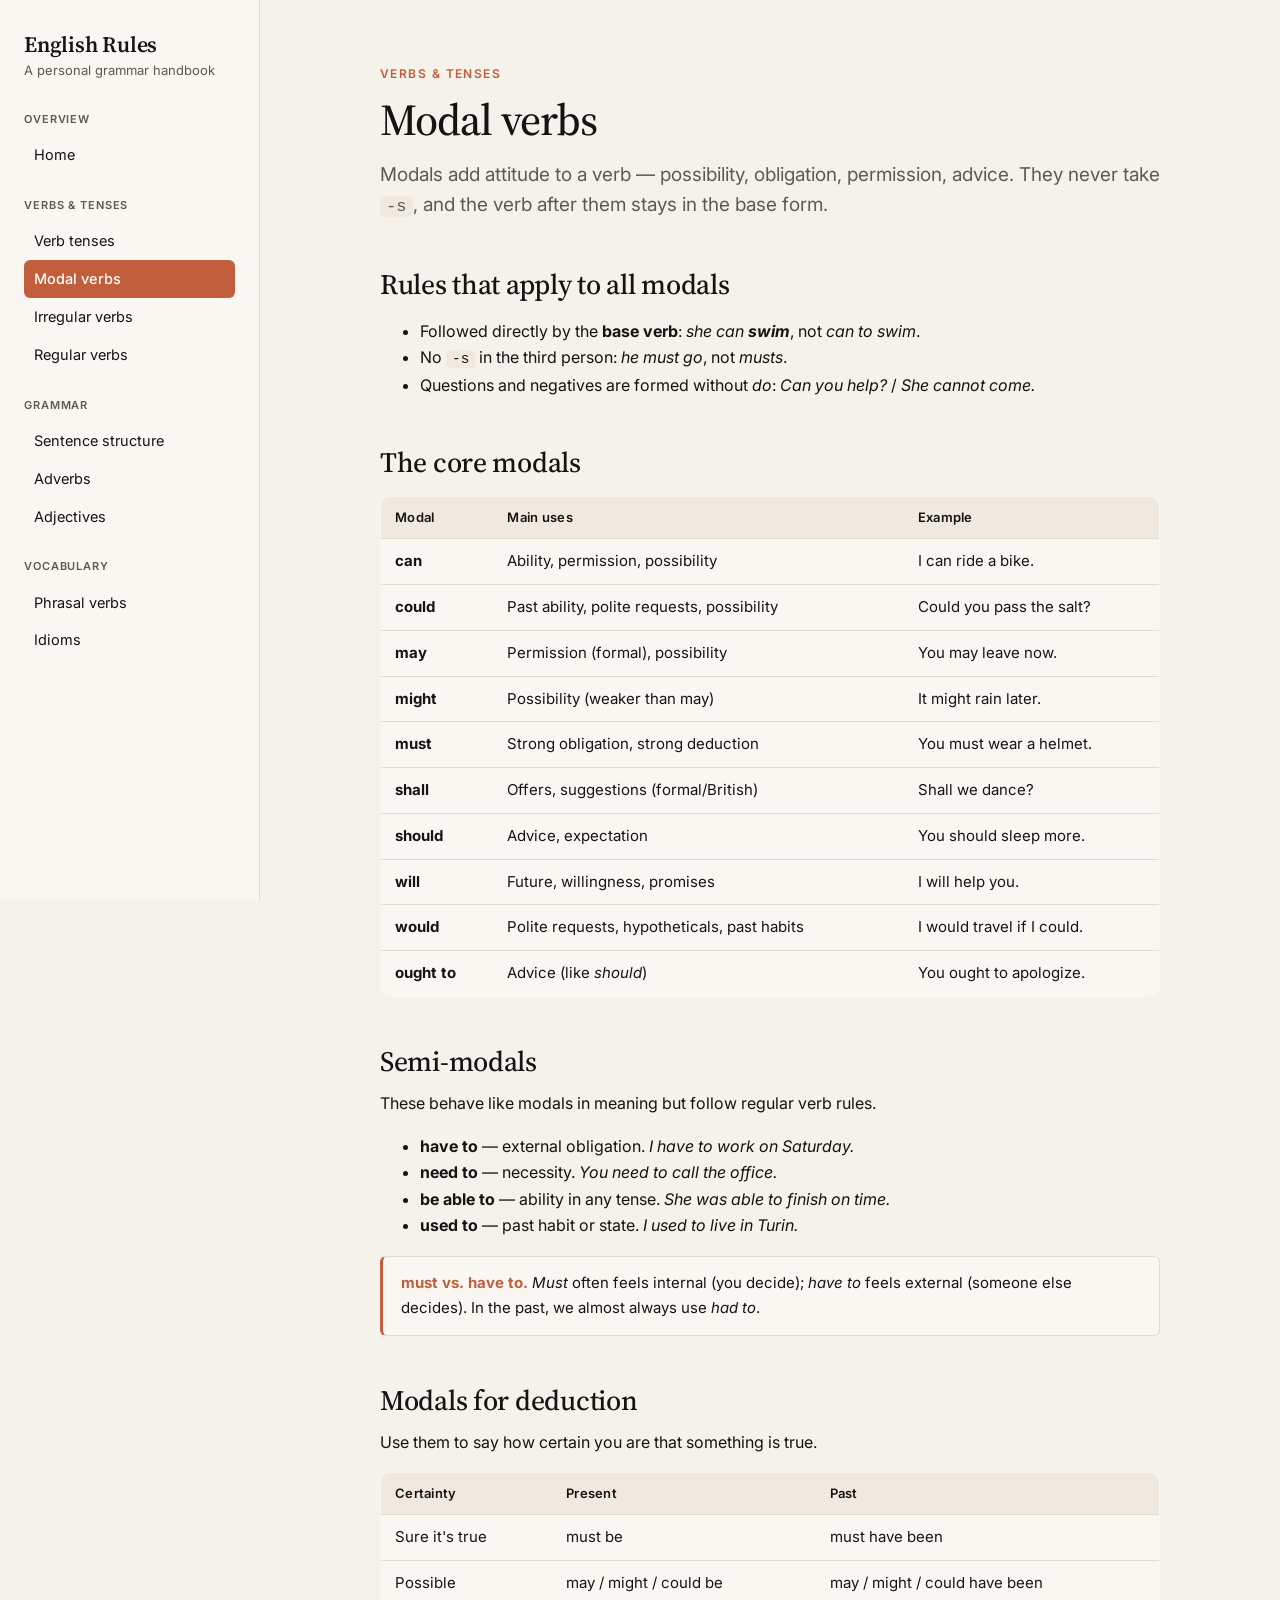
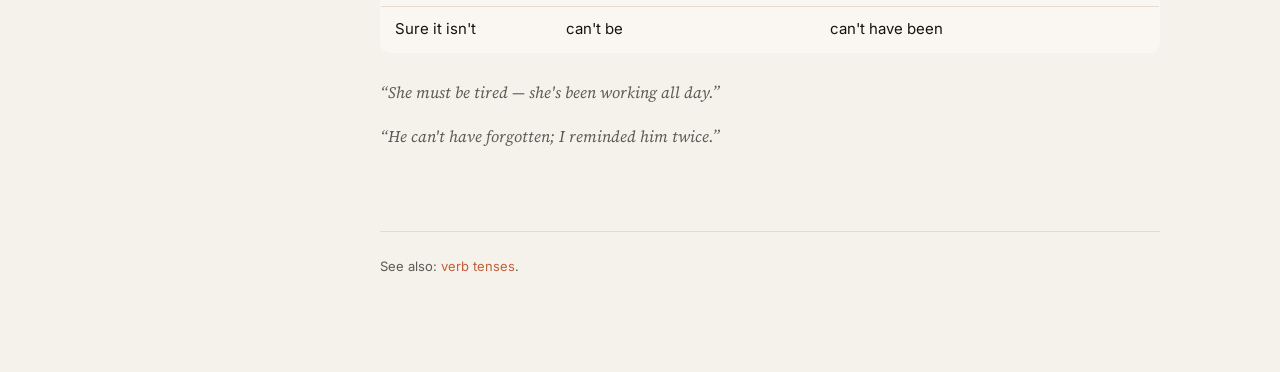
<file: modals.html>
<!doctype html>
<html lang="en">
<head>
  <meta charset="utf-8" />
  <meta name="viewport" content="width=device-width, initial-scale=1" />
  <title>Modal verbs — English Rules</title>
  <link rel="preconnect" href="https://fonts.googleapis.com">
  <link rel="preconnect" href="https://fonts.gstatic.com" crossorigin>
  <link href="https://fonts.googleapis.com/css2?family=Inter:wght@400;500;600&family=Source+Serif+4:ital,wght@0,400;0,500;0,600;1,400&display=swap" rel="stylesheet">
  <link rel="stylesheet" href="assets/style.css" />
</head>
<body>
  <button id="nav-toggle" class="nav-toggle" aria-label="Toggle navigation">Menu</button>
  <div class="layout">
    <aside class="sidebar" id="sidebar-mount"></aside>
    <main class="main">
      <article class="content">
        <div class="eyebrow">Verbs &amp; Tenses</div>
        <h1>Modal verbs</h1>
        <p class="lead">
          Modals add attitude to a verb — possibility, obligation, permission, advice. They never
          take <code>-s</code>, and the verb after them stays in the base form.
        </p>

        <h2>Rules that apply to all modals</h2>
        <ul>
          <li>Followed directly by the <strong>base verb</strong>: <em>she can <strong>swim</strong></em>, not <em>can to swim</em>.</li>
          <li>No <code>-s</code> in the third person: <em>he must go</em>, not <em>musts</em>.</li>
          <li>Questions and negatives are formed without <em>do</em>: <em>Can you help?</em> / <em>She cannot come.</em></li>
        </ul>

        <h2>The core modals</h2>
        <table>
          <thead><tr><th>Modal</th><th>Main uses</th><th>Example</th></tr></thead>
          <tbody>
            <tr><td><strong>can</strong></td><td>Ability, permission, possibility</td><td>I can ride a bike.</td></tr>
            <tr><td><strong>could</strong></td><td>Past ability, polite requests, possibility</td><td>Could you pass the salt?</td></tr>
            <tr><td><strong>may</strong></td><td>Permission (formal), possibility</td><td>You may leave now.</td></tr>
            <tr><td><strong>might</strong></td><td>Possibility (weaker than may)</td><td>It might rain later.</td></tr>
            <tr><td><strong>must</strong></td><td>Strong obligation, strong deduction</td><td>You must wear a helmet.</td></tr>
            <tr><td><strong>shall</strong></td><td>Offers, suggestions (formal/British)</td><td>Shall we dance?</td></tr>
            <tr><td><strong>should</strong></td><td>Advice, expectation</td><td>You should sleep more.</td></tr>
            <tr><td><strong>will</strong></td><td>Future, willingness, promises</td><td>I will help you.</td></tr>
            <tr><td><strong>would</strong></td><td>Polite requests, hypotheticals, past habits</td><td>I would travel if I could.</td></tr>
            <tr><td><strong>ought to</strong></td><td>Advice (like <em>should</em>)</td><td>You ought to apologize.</td></tr>
          </tbody>
        </table>

        <h2>Semi-modals</h2>
        <p>These behave like modals in meaning but follow regular verb rules.</p>
        <ul>
          <li><strong>have to</strong> — external obligation. <em>I have to work on Saturday.</em></li>
          <li><strong>need to</strong> — necessity. <em>You need to call the office.</em></li>
          <li><strong>be able to</strong> — ability in any tense. <em>She was able to finish on time.</em></li>
          <li><strong>used to</strong> — past habit or state. <em>I used to live in Turin.</em></li>
        </ul>

        <div class="callout">
          <strong>must vs. have to.</strong> <em>Must</em> often feels internal (you decide); <em>have to</em>
          feels external (someone else decides). In the past, we almost always use <em>had to</em>.
        </div>

        <h2>Modals for deduction</h2>
        <p>Use them to say how certain you are that something is true.</p>
        <table>
          <thead><tr><th>Certainty</th><th>Present</th><th>Past</th></tr></thead>
          <tbody>
            <tr><td>Sure it's true</td><td>must be</td><td>must have been</td></tr>
            <tr><td>Possible</td><td>may / might / could be</td><td>may / might / could have been</td></tr>
            <tr><td>Sure it isn't</td><td>can't be</td><td>can't have been</td></tr>
          </tbody>
        </table>
        <p class="example">She must be tired — she's been working all day.</p>
        <p class="example">He can't have forgotten; I reminded him twice.</p>

        <div class="footer">See also: <a href="verbs.html">verb tenses</a>.</div>
      </article>
    </main>
  </div>
  <script src="assets/nav.js"></script>
</body>
</html>
</file>
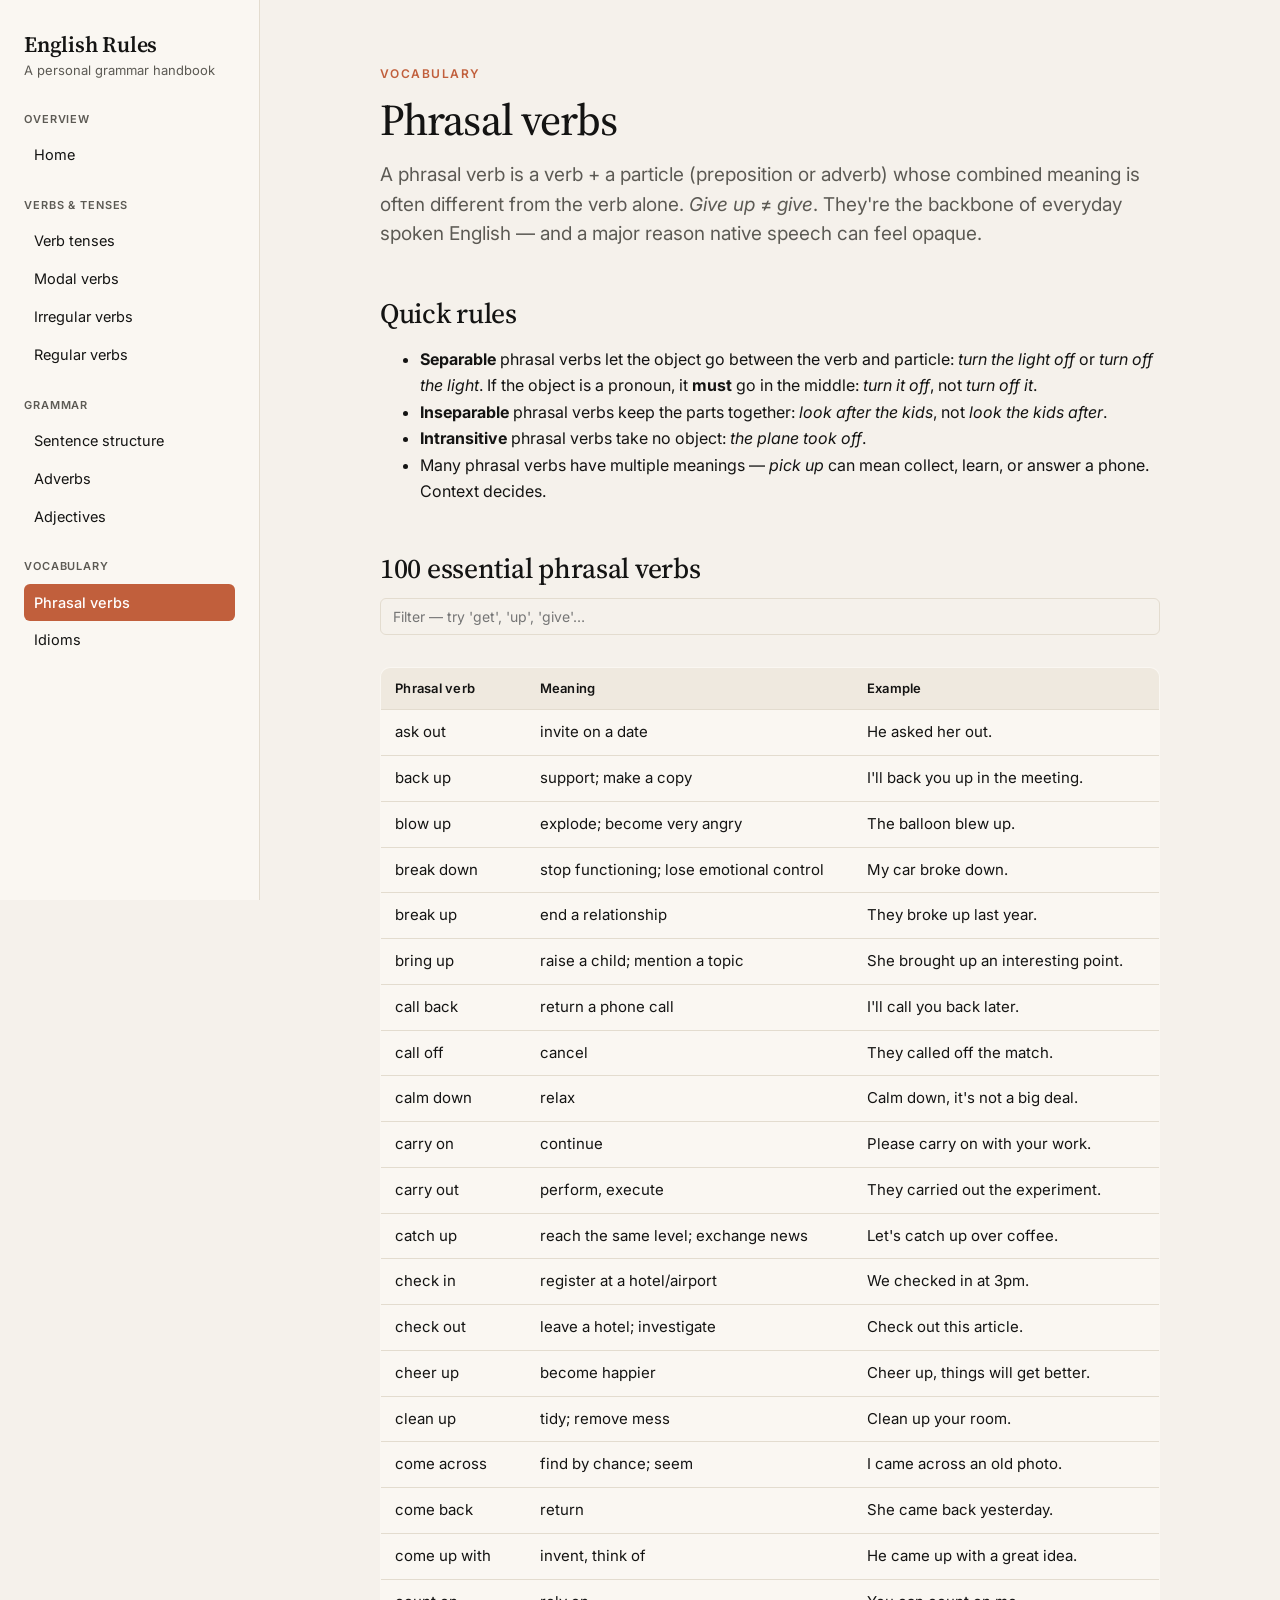
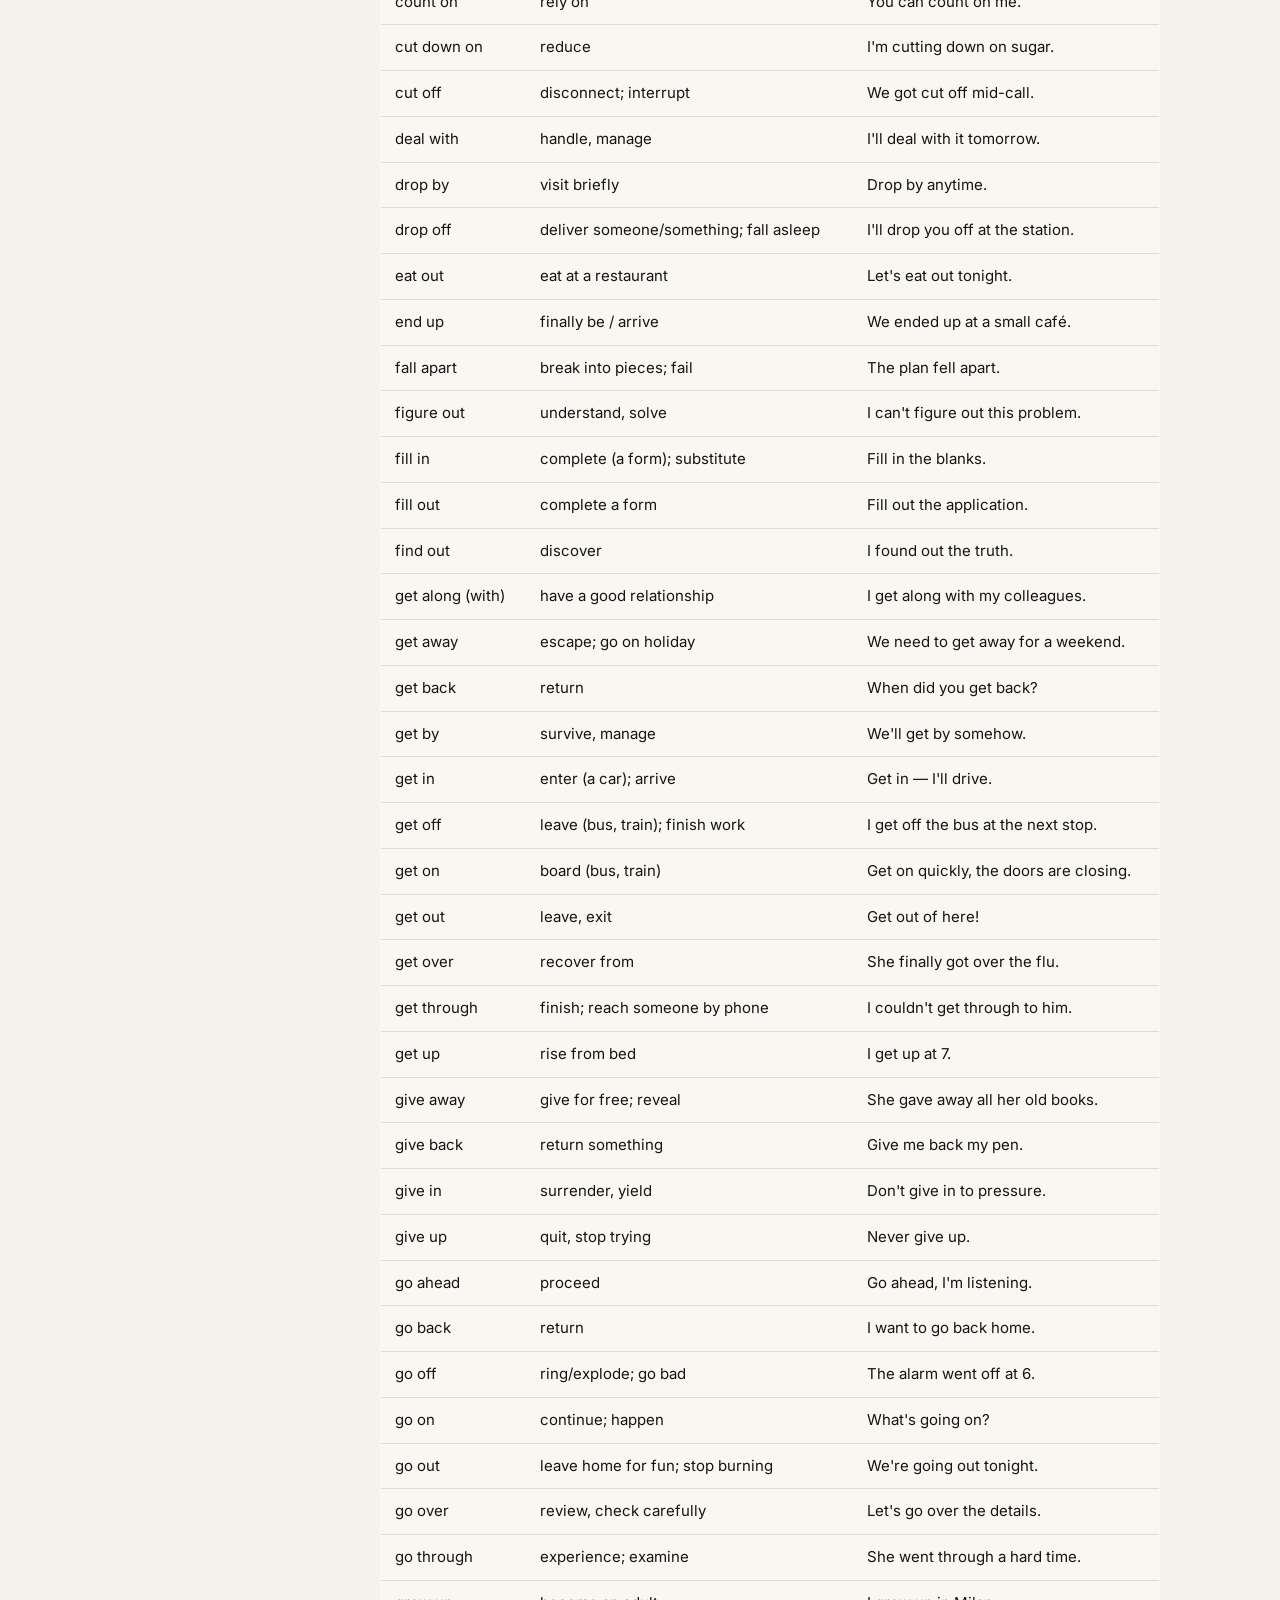
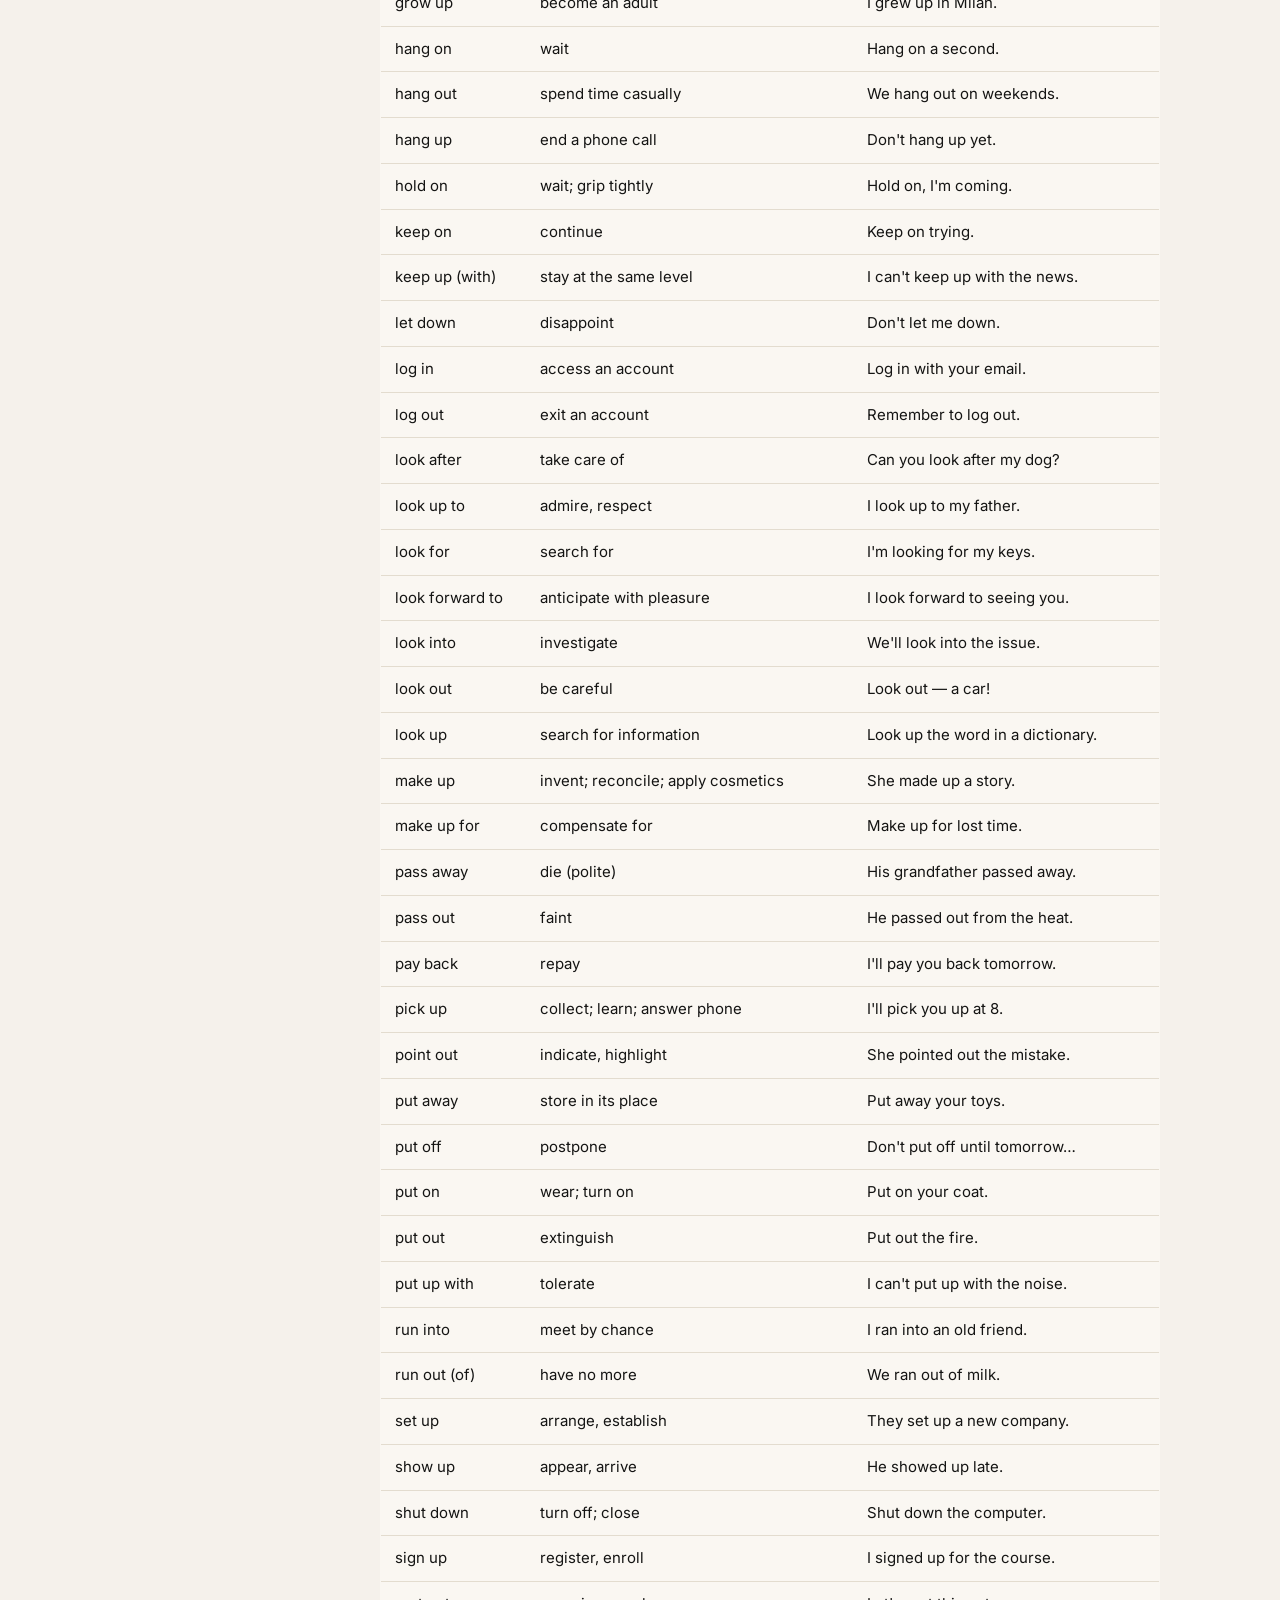
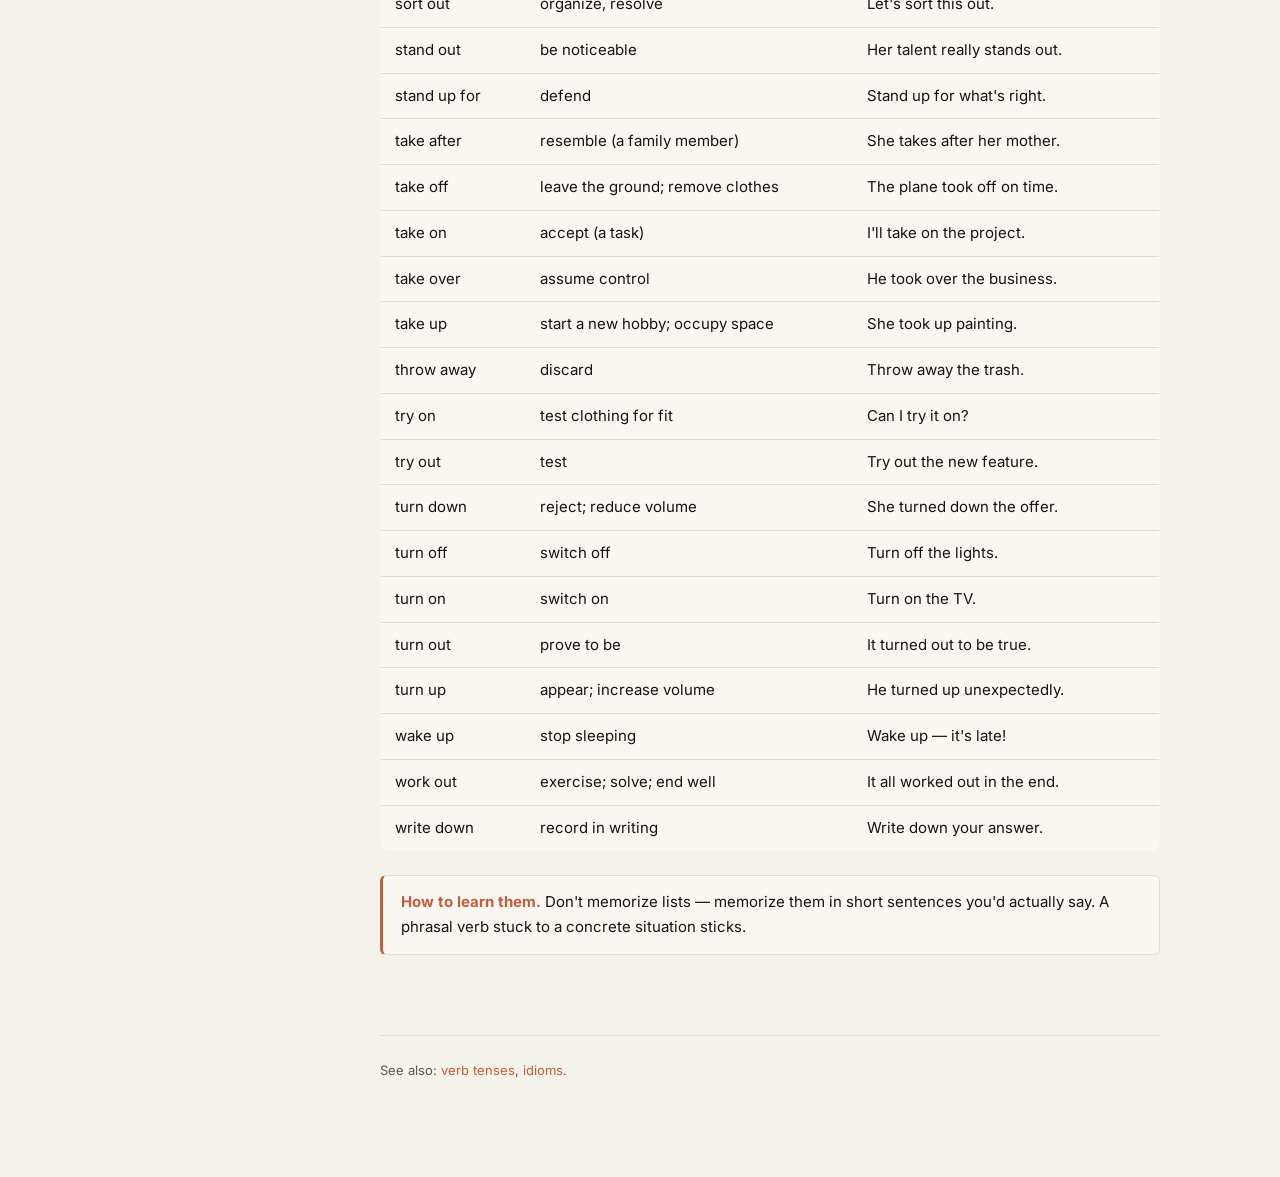
<file: phrasal-verbs.html>
<!doctype html>
<html lang="en">
<head>
  <meta charset="utf-8" />
  <meta name="viewport" content="width=device-width, initial-scale=1" />
  <title>Phrasal verbs — English Rules</title>
  <link rel="preconnect" href="https://fonts.googleapis.com">
  <link rel="preconnect" href="https://fonts.gstatic.com" crossorigin>
  <link href="https://fonts.googleapis.com/css2?family=Inter:wght@400;500;600&family=Source+Serif+4:ital,wght@0,400;0,500;0,600;1,400&display=swap" rel="stylesheet">
  <link rel="stylesheet" href="assets/style.css" />
</head>
<body>
  <button id="nav-toggle" class="nav-toggle" aria-label="Toggle navigation">Menu</button>
  <div class="layout">
    <aside class="sidebar" id="sidebar-mount"></aside>
    <main class="main">
      <article class="content">
        <div class="eyebrow">Vocabulary</div>
        <h1>Phrasal verbs</h1>
        <p class="lead">
          A phrasal verb is a verb + a particle (preposition or adverb) whose combined meaning is
          often different from the verb alone. <em>Give up</em> ≠ <em>give</em>. They're the
          backbone of everyday spoken English — and a major reason native speech can feel opaque.
        </p>

        <h2>Quick rules</h2>
        <ul>
          <li><strong>Separable</strong> phrasal verbs let the object go between the verb and particle: <em>turn the light off</em> or <em>turn off the light</em>. If the object is a pronoun, it <strong>must</strong> go in the middle: <em>turn it off</em>, not <em>turn off it</em>.</li>
          <li><strong>Inseparable</strong> phrasal verbs keep the parts together: <em>look after the kids</em>, not <em>look the kids after</em>.</li>
          <li><strong>Intransitive</strong> phrasal verbs take no object: <em>the plane took off</em>.</li>
          <li>Many phrasal verbs have multiple meanings — <em>pick up</em> can mean collect, learn, or answer a phone. Context decides.</li>
        </ul>

        <h2>100 essential phrasal verbs</h2>
        <input type="text" class="search" data-search="#pv-table" placeholder="Filter — try 'get', 'up', 'give'…" />

        <table id="pv-table">
          <thead><tr><th>Phrasal verb</th><th>Meaning</th><th>Example</th></tr></thead>
          <tbody>
            <tr><td>ask out</td><td>invite on a date</td><td>He asked her out.</td></tr>
            <tr><td>back up</td><td>support; make a copy</td><td>I'll back you up in the meeting.</td></tr>
            <tr><td>blow up</td><td>explode; become very angry</td><td>The balloon blew up.</td></tr>
            <tr><td>break down</td><td>stop functioning; lose emotional control</td><td>My car broke down.</td></tr>
            <tr><td>break up</td><td>end a relationship</td><td>They broke up last year.</td></tr>
            <tr><td>bring up</td><td>raise a child; mention a topic</td><td>She brought up an interesting point.</td></tr>
            <tr><td>call back</td><td>return a phone call</td><td>I'll call you back later.</td></tr>
            <tr><td>call off</td><td>cancel</td><td>They called off the match.</td></tr>
            <tr><td>calm down</td><td>relax</td><td>Calm down, it's not a big deal.</td></tr>
            <tr><td>carry on</td><td>continue</td><td>Please carry on with your work.</td></tr>
            <tr><td>carry out</td><td>perform, execute</td><td>They carried out the experiment.</td></tr>
            <tr><td>catch up</td><td>reach the same level; exchange news</td><td>Let's catch up over coffee.</td></tr>
            <tr><td>check in</td><td>register at a hotel/airport</td><td>We checked in at 3pm.</td></tr>
            <tr><td>check out</td><td>leave a hotel; investigate</td><td>Check out this article.</td></tr>
            <tr><td>cheer up</td><td>become happier</td><td>Cheer up, things will get better.</td></tr>
            <tr><td>clean up</td><td>tidy; remove mess</td><td>Clean up your room.</td></tr>
            <tr><td>come across</td><td>find by chance; seem</td><td>I came across an old photo.</td></tr>
            <tr><td>come back</td><td>return</td><td>She came back yesterday.</td></tr>
            <tr><td>come up with</td><td>invent, think of</td><td>He came up with a great idea.</td></tr>
            <tr><td>count on</td><td>rely on</td><td>You can count on me.</td></tr>
            <tr><td>cut down on</td><td>reduce</td><td>I'm cutting down on sugar.</td></tr>
            <tr><td>cut off</td><td>disconnect; interrupt</td><td>We got cut off mid-call.</td></tr>
            <tr><td>deal with</td><td>handle, manage</td><td>I'll deal with it tomorrow.</td></tr>
            <tr><td>drop by</td><td>visit briefly</td><td>Drop by anytime.</td></tr>
            <tr><td>drop off</td><td>deliver someone/something; fall asleep</td><td>I'll drop you off at the station.</td></tr>
            <tr><td>eat out</td><td>eat at a restaurant</td><td>Let's eat out tonight.</td></tr>
            <tr><td>end up</td><td>finally be / arrive</td><td>We ended up at a small café.</td></tr>
            <tr><td>fall apart</td><td>break into pieces; fail</td><td>The plan fell apart.</td></tr>
            <tr><td>figure out</td><td>understand, solve</td><td>I can't figure out this problem.</td></tr>
            <tr><td>fill in</td><td>complete (a form); substitute</td><td>Fill in the blanks.</td></tr>
            <tr><td>fill out</td><td>complete a form</td><td>Fill out the application.</td></tr>
            <tr><td>find out</td><td>discover</td><td>I found out the truth.</td></tr>
            <tr><td>get along (with)</td><td>have a good relationship</td><td>I get along with my colleagues.</td></tr>
            <tr><td>get away</td><td>escape; go on holiday</td><td>We need to get away for a weekend.</td></tr>
            <tr><td>get back</td><td>return</td><td>When did you get back?</td></tr>
            <tr><td>get by</td><td>survive, manage</td><td>We'll get by somehow.</td></tr>
            <tr><td>get in</td><td>enter (a car); arrive</td><td>Get in — I'll drive.</td></tr>
            <tr><td>get off</td><td>leave (bus, train); finish work</td><td>I get off the bus at the next stop.</td></tr>
            <tr><td>get on</td><td>board (bus, train)</td><td>Get on quickly, the doors are closing.</td></tr>
            <tr><td>get out</td><td>leave, exit</td><td>Get out of here!</td></tr>
            <tr><td>get over</td><td>recover from</td><td>She finally got over the flu.</td></tr>
            <tr><td>get through</td><td>finish; reach someone by phone</td><td>I couldn't get through to him.</td></tr>
            <tr><td>get up</td><td>rise from bed</td><td>I get up at 7.</td></tr>
            <tr><td>give away</td><td>give for free; reveal</td><td>She gave away all her old books.</td></tr>
            <tr><td>give back</td><td>return something</td><td>Give me back my pen.</td></tr>
            <tr><td>give in</td><td>surrender, yield</td><td>Don't give in to pressure.</td></tr>
            <tr><td>give up</td><td>quit, stop trying</td><td>Never give up.</td></tr>
            <tr><td>go ahead</td><td>proceed</td><td>Go ahead, I'm listening.</td></tr>
            <tr><td>go back</td><td>return</td><td>I want to go back home.</td></tr>
            <tr><td>go off</td><td>ring/explode; go bad</td><td>The alarm went off at 6.</td></tr>
            <tr><td>go on</td><td>continue; happen</td><td>What's going on?</td></tr>
            <tr><td>go out</td><td>leave home for fun; stop burning</td><td>We're going out tonight.</td></tr>
            <tr><td>go over</td><td>review, check carefully</td><td>Let's go over the details.</td></tr>
            <tr><td>go through</td><td>experience; examine</td><td>She went through a hard time.</td></tr>
            <tr><td>grow up</td><td>become an adult</td><td>I grew up in Milan.</td></tr>
            <tr><td>hang on</td><td>wait</td><td>Hang on a second.</td></tr>
            <tr><td>hang out</td><td>spend time casually</td><td>We hang out on weekends.</td></tr>
            <tr><td>hang up</td><td>end a phone call</td><td>Don't hang up yet.</td></tr>
            <tr><td>hold on</td><td>wait; grip tightly</td><td>Hold on, I'm coming.</td></tr>
            <tr><td>keep on</td><td>continue</td><td>Keep on trying.</td></tr>
            <tr><td>keep up (with)</td><td>stay at the same level</td><td>I can't keep up with the news.</td></tr>
            <tr><td>let down</td><td>disappoint</td><td>Don't let me down.</td></tr>
            <tr><td>log in</td><td>access an account</td><td>Log in with your email.</td></tr>
            <tr><td>log out</td><td>exit an account</td><td>Remember to log out.</td></tr>
            <tr><td>look after</td><td>take care of</td><td>Can you look after my dog?</td></tr>
            <tr><td>look up to</td><td>admire, respect</td><td>I look up to my father.</td></tr>
            <tr><td>look for</td><td>search for</td><td>I'm looking for my keys.</td></tr>
            <tr><td>look forward to</td><td>anticipate with pleasure</td><td>I look forward to seeing you.</td></tr>
            <tr><td>look into</td><td>investigate</td><td>We'll look into the issue.</td></tr>
            <tr><td>look out</td><td>be careful</td><td>Look out — a car!</td></tr>
            <tr><td>look up</td><td>search for information</td><td>Look up the word in a dictionary.</td></tr>
            <tr><td>make up</td><td>invent; reconcile; apply cosmetics</td><td>She made up a story.</td></tr>
            <tr><td>make up for</td><td>compensate for</td><td>Make up for lost time.</td></tr>
            <tr><td>pass away</td><td>die (polite)</td><td>His grandfather passed away.</td></tr>
            <tr><td>pass out</td><td>faint</td><td>He passed out from the heat.</td></tr>
            <tr><td>pay back</td><td>repay</td><td>I'll pay you back tomorrow.</td></tr>
            <tr><td>pick up</td><td>collect; learn; answer phone</td><td>I'll pick you up at 8.</td></tr>
            <tr><td>point out</td><td>indicate, highlight</td><td>She pointed out the mistake.</td></tr>
            <tr><td>put away</td><td>store in its place</td><td>Put away your toys.</td></tr>
            <tr><td>put off</td><td>postpone</td><td>Don't put off until tomorrow…</td></tr>
            <tr><td>put on</td><td>wear; turn on</td><td>Put on your coat.</td></tr>
            <tr><td>put out</td><td>extinguish</td><td>Put out the fire.</td></tr>
            <tr><td>put up with</td><td>tolerate</td><td>I can't put up with the noise.</td></tr>
            <tr><td>run into</td><td>meet by chance</td><td>I ran into an old friend.</td></tr>
            <tr><td>run out (of)</td><td>have no more</td><td>We ran out of milk.</td></tr>
            <tr><td>set up</td><td>arrange, establish</td><td>They set up a new company.</td></tr>
            <tr><td>show up</td><td>appear, arrive</td><td>He showed up late.</td></tr>
            <tr><td>shut down</td><td>turn off; close</td><td>Shut down the computer.</td></tr>
            <tr><td>sign up</td><td>register, enroll</td><td>I signed up for the course.</td></tr>
            <tr><td>sort out</td><td>organize, resolve</td><td>Let's sort this out.</td></tr>
            <tr><td>stand out</td><td>be noticeable</td><td>Her talent really stands out.</td></tr>
            <tr><td>stand up for</td><td>defend</td><td>Stand up for what's right.</td></tr>
            <tr><td>take after</td><td>resemble (a family member)</td><td>She takes after her mother.</td></tr>
            <tr><td>take off</td><td>leave the ground; remove clothes</td><td>The plane took off on time.</td></tr>
            <tr><td>take on</td><td>accept (a task)</td><td>I'll take on the project.</td></tr>
            <tr><td>take over</td><td>assume control</td><td>He took over the business.</td></tr>
            <tr><td>take up</td><td>start a new hobby; occupy space</td><td>She took up painting.</td></tr>
            <tr><td>throw away</td><td>discard</td><td>Throw away the trash.</td></tr>
            <tr><td>try on</td><td>test clothing for fit</td><td>Can I try it on?</td></tr>
            <tr><td>try out</td><td>test</td><td>Try out the new feature.</td></tr>
            <tr><td>turn down</td><td>reject; reduce volume</td><td>She turned down the offer.</td></tr>
            <tr><td>turn off</td><td>switch off</td><td>Turn off the lights.</td></tr>
            <tr><td>turn on</td><td>switch on</td><td>Turn on the TV.</td></tr>
            <tr><td>turn out</td><td>prove to be</td><td>It turned out to be true.</td></tr>
            <tr><td>turn up</td><td>appear; increase volume</td><td>He turned up unexpectedly.</td></tr>
            <tr><td>wake up</td><td>stop sleeping</td><td>Wake up — it's late!</td></tr>
            <tr><td>work out</td><td>exercise; solve; end well</td><td>It all worked out in the end.</td></tr>
            <tr><td>write down</td><td>record in writing</td><td>Write down your answer.</td></tr>
          </tbody>
        </table>

        <div class="callout">
          <strong>How to learn them.</strong> Don't memorize lists — memorize them in short
          sentences you'd actually say. A phrasal verb stuck to a concrete situation sticks.
        </div>

        <div class="footer">See also: <a href="verbs.html">verb tenses</a>, <a href="idioms.html">idioms</a>.</div>
      </article>
    </main>
  </div>
  <script src="assets/nav.js"></script>
</body>
</html>
</file>
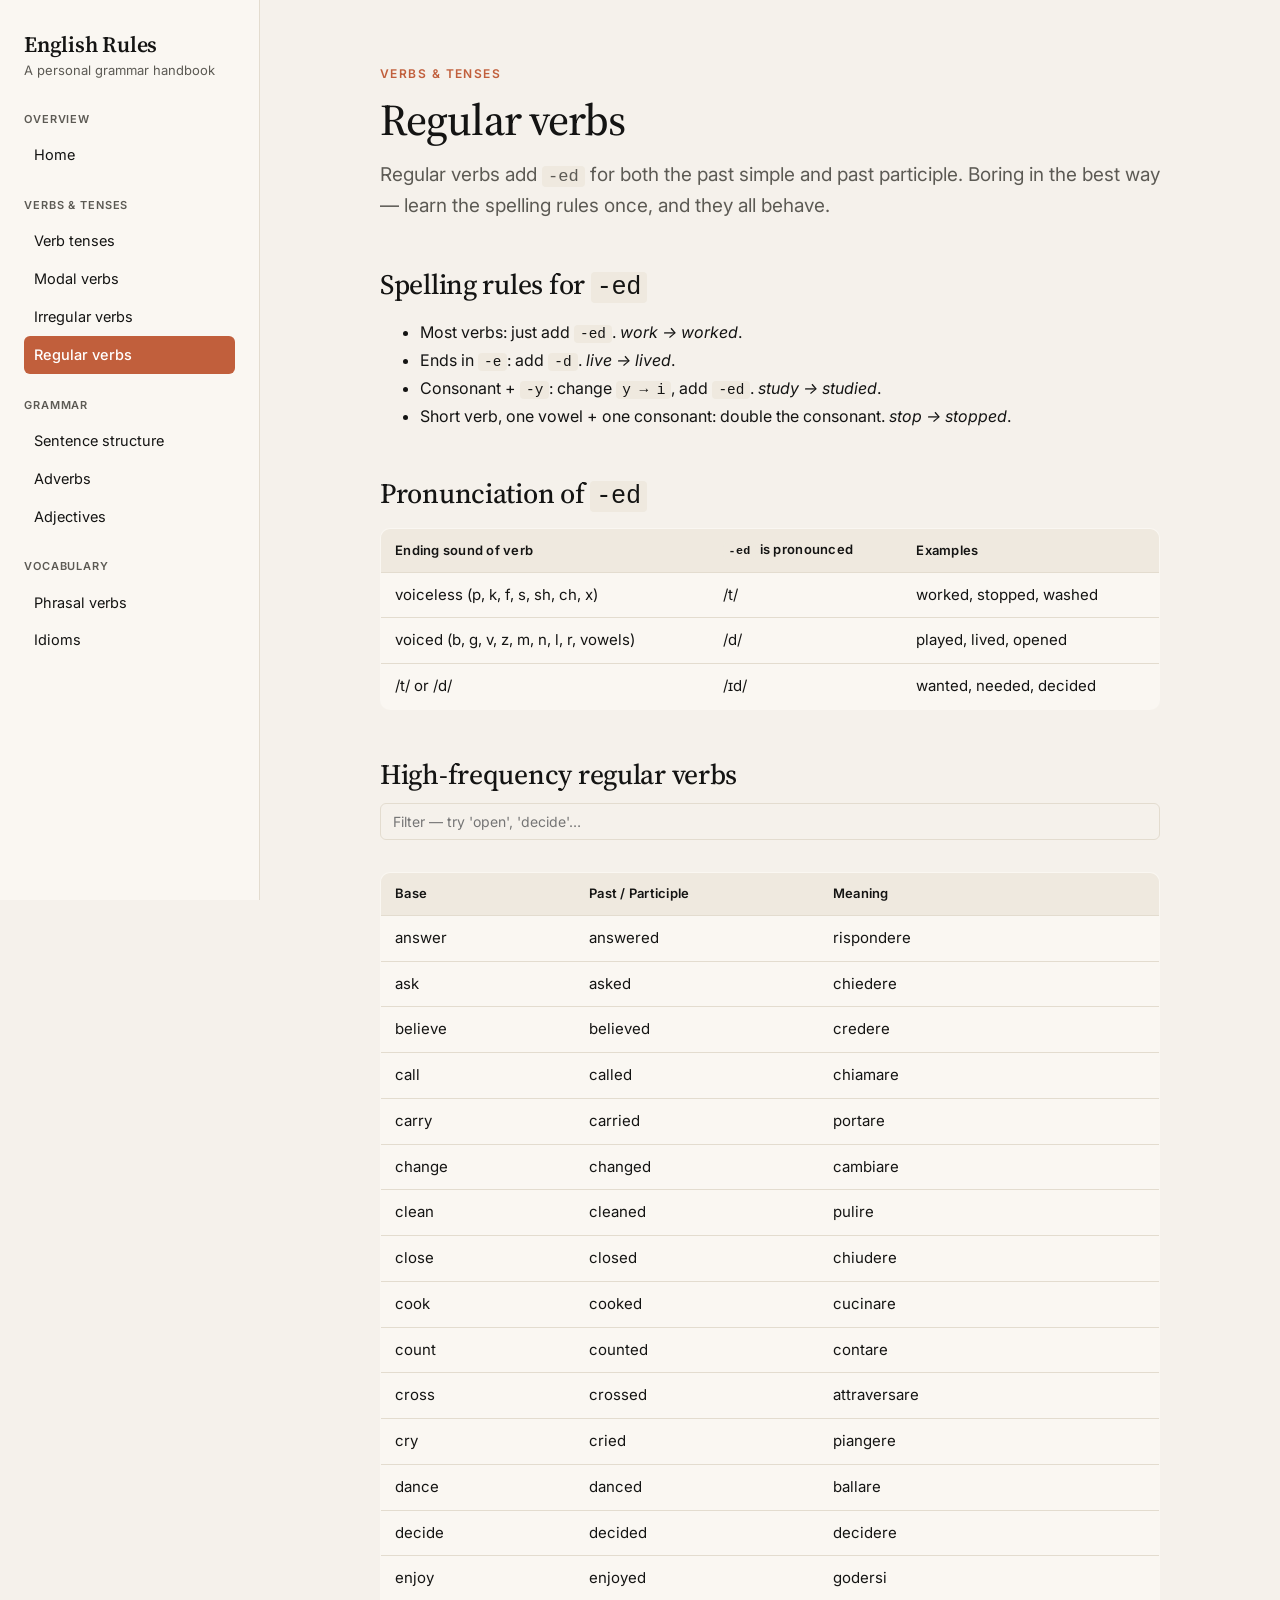
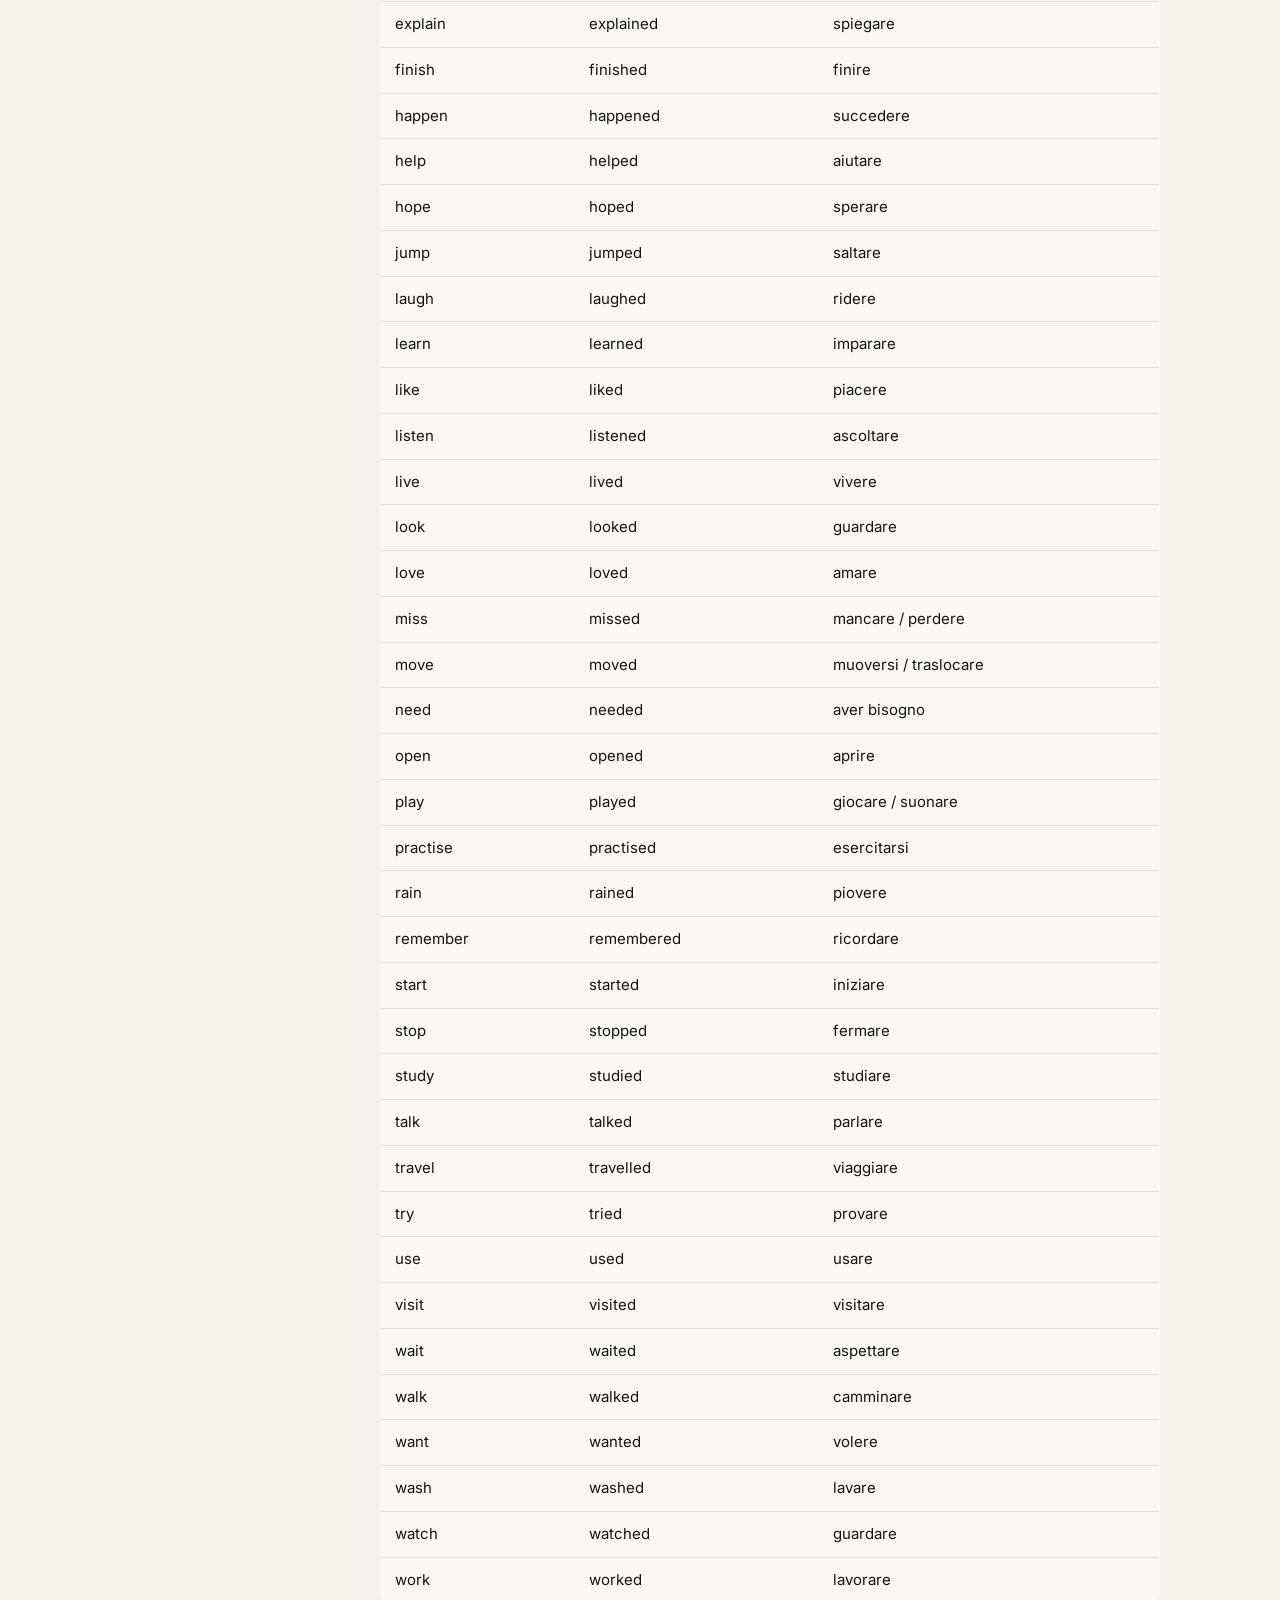
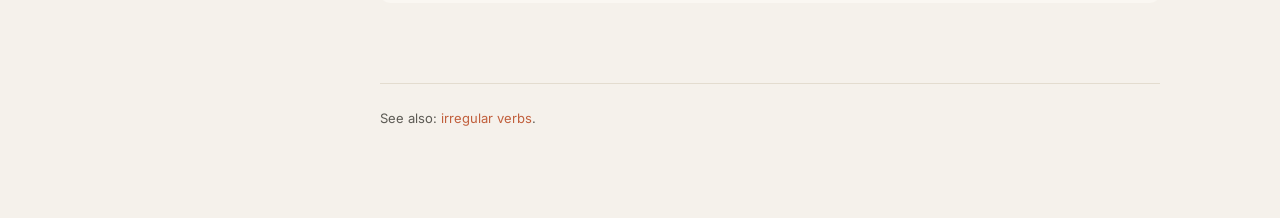
<file: regular-verbs.html>
<!doctype html>
<html lang="en">
<head>
  <meta charset="utf-8" />
  <meta name="viewport" content="width=device-width, initial-scale=1" />
  <title>Regular verbs — English Rules</title>
  <link rel="preconnect" href="https://fonts.googleapis.com">
  <link rel="preconnect" href="https://fonts.gstatic.com" crossorigin>
  <link href="https://fonts.googleapis.com/css2?family=Inter:wght@400;500;600&family=Source+Serif+4:ital,wght@0,400;0,500;0,600;1,400&display=swap" rel="stylesheet">
  <link rel="stylesheet" href="assets/style.css" />
</head>
<body>
  <button id="nav-toggle" class="nav-toggle" aria-label="Toggle navigation">Menu</button>
  <div class="layout">
    <aside class="sidebar" id="sidebar-mount"></aside>
    <main class="main">
      <article class="content">
        <div class="eyebrow">Verbs &amp; Tenses</div>
        <h1>Regular verbs</h1>
        <p class="lead">
          Regular verbs add <code>-ed</code> for both the past simple and past participle. Boring in
          the best way — learn the spelling rules once, and they all behave.
        </p>

        <h2>Spelling rules for <code>-ed</code></h2>
        <ul>
          <li>Most verbs: just add <code>-ed</code>. <em>work → worked</em>.</li>
          <li>Ends in <code>-e</code>: add <code>-d</code>. <em>live → lived</em>.</li>
          <li>Consonant + <code>-y</code>: change <code>y → i</code>, add <code>-ed</code>. <em>study → studied</em>.</li>
          <li>Short verb, one vowel + one consonant: double the consonant. <em>stop → stopped</em>.</li>
        </ul>

        <h2>Pronunciation of <code>-ed</code></h2>
        <table>
          <thead><tr><th>Ending sound of verb</th><th><code>-ed</code> is pronounced</th><th>Examples</th></tr></thead>
          <tbody>
            <tr><td>voiceless (p, k, f, s, sh, ch, x)</td><td>/t/</td><td>worked, stopped, washed</td></tr>
            <tr><td>voiced (b, g, v, z, m, n, l, r, vowels)</td><td>/d/</td><td>played, lived, opened</td></tr>
            <tr><td>/t/ or /d/</td><td>/ɪd/</td><td>wanted, needed, decided</td></tr>
          </tbody>
        </table>

        <h2>High-frequency regular verbs</h2>
        <input type="text" class="search" data-search="#reg-table" placeholder="Filter — try 'open', 'decide'…" />

        <table id="reg-table">
          <thead><tr><th>Base</th><th>Past / Participle</th><th>Meaning</th></tr></thead>
          <tbody>
            <tr><td>answer</td><td>answered</td><td>rispondere</td></tr>
            <tr><td>ask</td><td>asked</td><td>chiedere</td></tr>
            <tr><td>believe</td><td>believed</td><td>credere</td></tr>
            <tr><td>call</td><td>called</td><td>chiamare</td></tr>
            <tr><td>carry</td><td>carried</td><td>portare</td></tr>
            <tr><td>change</td><td>changed</td><td>cambiare</td></tr>
            <tr><td>clean</td><td>cleaned</td><td>pulire</td></tr>
            <tr><td>close</td><td>closed</td><td>chiudere</td></tr>
            <tr><td>cook</td><td>cooked</td><td>cucinare</td></tr>
            <tr><td>count</td><td>counted</td><td>contare</td></tr>
            <tr><td>cross</td><td>crossed</td><td>attraversare</td></tr>
            <tr><td>cry</td><td>cried</td><td>piangere</td></tr>
            <tr><td>dance</td><td>danced</td><td>ballare</td></tr>
            <tr><td>decide</td><td>decided</td><td>decidere</td></tr>
            <tr><td>enjoy</td><td>enjoyed</td><td>godersi</td></tr>
            <tr><td>explain</td><td>explained</td><td>spiegare</td></tr>
            <tr><td>finish</td><td>finished</td><td>finire</td></tr>
            <tr><td>happen</td><td>happened</td><td>succedere</td></tr>
            <tr><td>help</td><td>helped</td><td>aiutare</td></tr>
            <tr><td>hope</td><td>hoped</td><td>sperare</td></tr>
            <tr><td>jump</td><td>jumped</td><td>saltare</td></tr>
            <tr><td>laugh</td><td>laughed</td><td>ridere</td></tr>
            <tr><td>learn</td><td>learned</td><td>imparare</td></tr>
            <tr><td>like</td><td>liked</td><td>piacere</td></tr>
            <tr><td>listen</td><td>listened</td><td>ascoltare</td></tr>
            <tr><td>live</td><td>lived</td><td>vivere</td></tr>
            <tr><td>look</td><td>looked</td><td>guardare</td></tr>
            <tr><td>love</td><td>loved</td><td>amare</td></tr>
            <tr><td>miss</td><td>missed</td><td>mancare / perdere</td></tr>
            <tr><td>move</td><td>moved</td><td>muoversi / traslocare</td></tr>
            <tr><td>need</td><td>needed</td><td>aver bisogno</td></tr>
            <tr><td>open</td><td>opened</td><td>aprire</td></tr>
            <tr><td>play</td><td>played</td><td>giocare / suonare</td></tr>
            <tr><td>practise</td><td>practised</td><td>esercitarsi</td></tr>
            <tr><td>rain</td><td>rained</td><td>piovere</td></tr>
            <tr><td>remember</td><td>remembered</td><td>ricordare</td></tr>
            <tr><td>start</td><td>started</td><td>iniziare</td></tr>
            <tr><td>stop</td><td>stopped</td><td>fermare</td></tr>
            <tr><td>study</td><td>studied</td><td>studiare</td></tr>
            <tr><td>talk</td><td>talked</td><td>parlare</td></tr>
            <tr><td>travel</td><td>travelled</td><td>viaggiare</td></tr>
            <tr><td>try</td><td>tried</td><td>provare</td></tr>
            <tr><td>use</td><td>used</td><td>usare</td></tr>
            <tr><td>visit</td><td>visited</td><td>visitare</td></tr>
            <tr><td>wait</td><td>waited</td><td>aspettare</td></tr>
            <tr><td>walk</td><td>walked</td><td>camminare</td></tr>
            <tr><td>want</td><td>wanted</td><td>volere</td></tr>
            <tr><td>wash</td><td>washed</td><td>lavare</td></tr>
            <tr><td>watch</td><td>watched</td><td>guardare</td></tr>
            <tr><td>work</td><td>worked</td><td>lavorare</td></tr>
          </tbody>
        </table>

        <div class="footer">See also: <a href="irregular-verbs.html">irregular verbs</a>.</div>
      </article>
    </main>
  </div>
  <script src="assets/nav.js"></script>
</body>
</html>
</file>
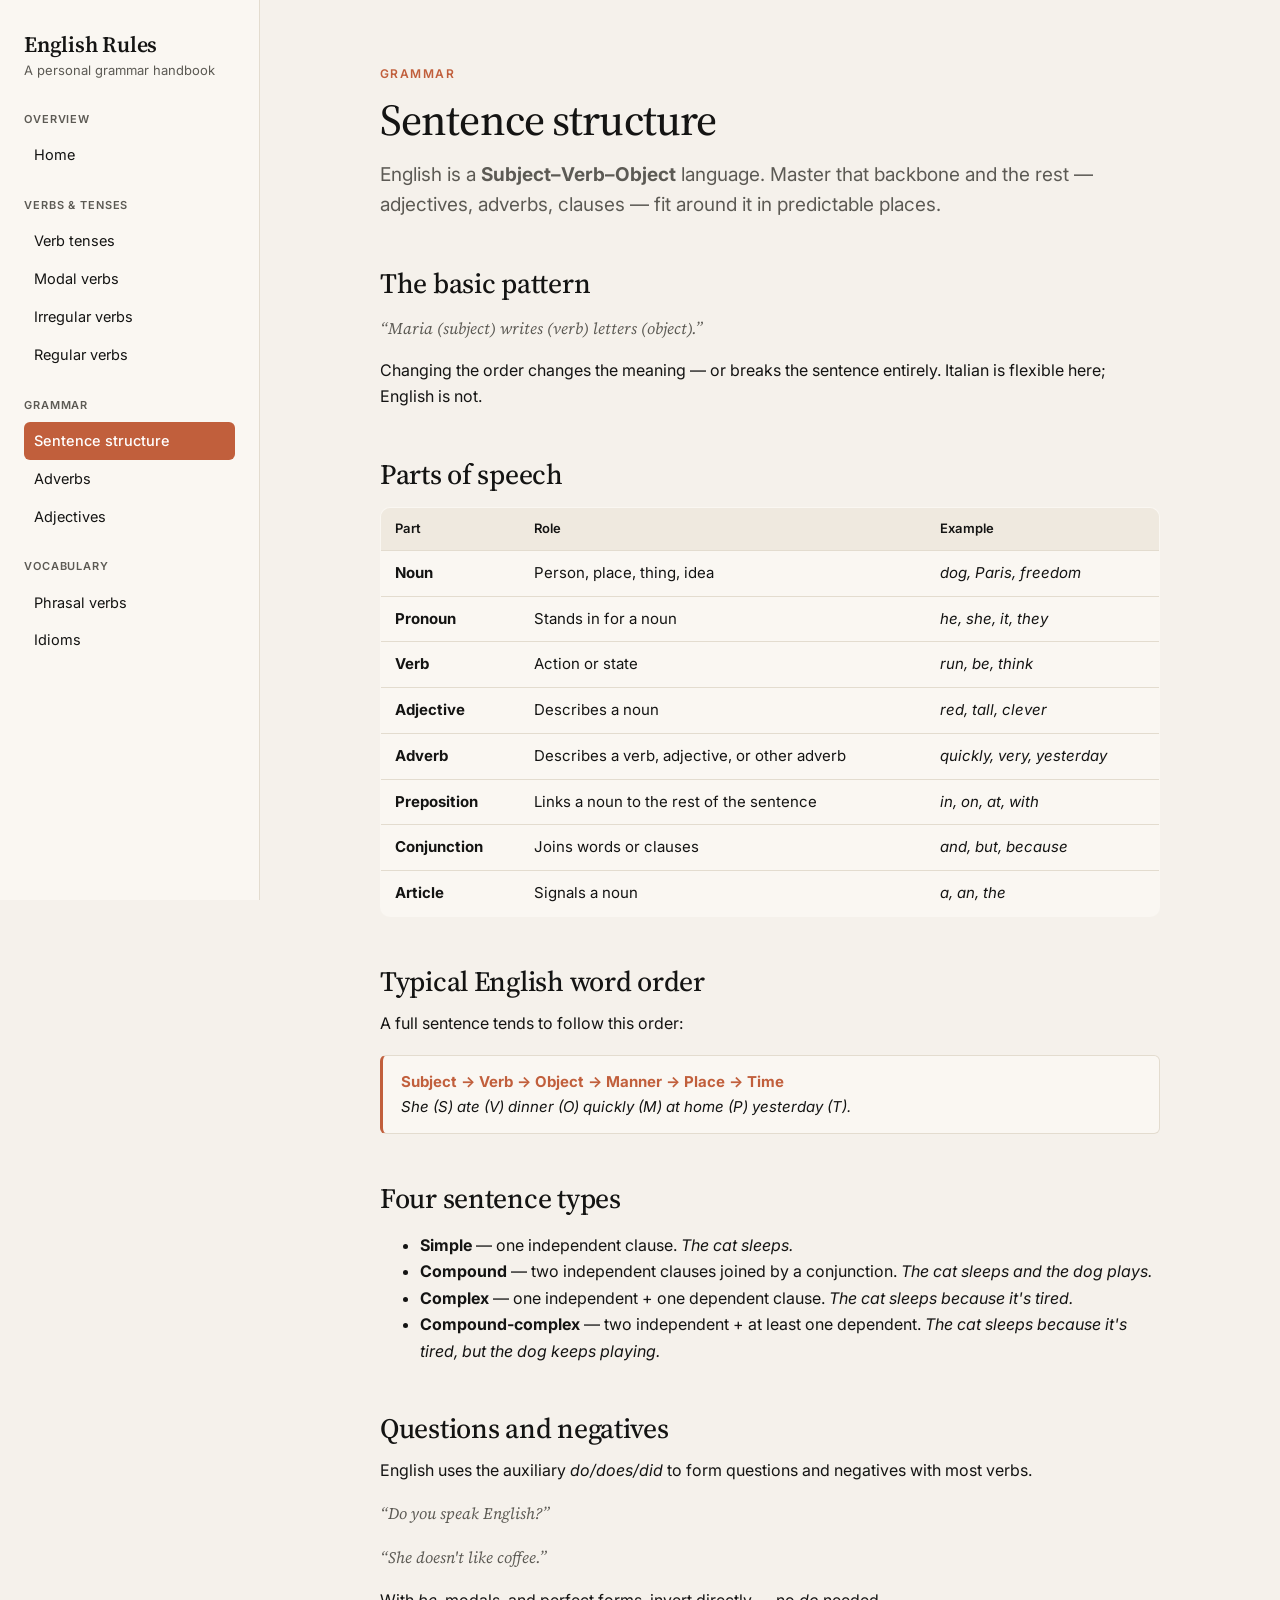
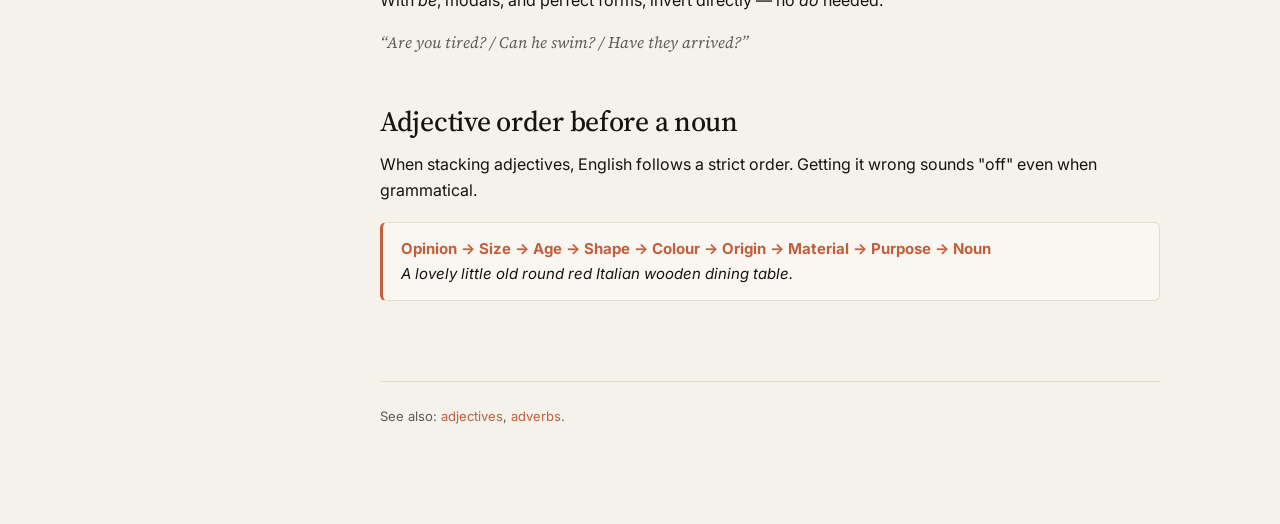
<file: sentence-structure.html>
<!doctype html>
<html lang="en">
<head>
  <meta charset="utf-8" />
  <meta name="viewport" content="width=device-width, initial-scale=1" />
  <title>Sentence structure — English Rules</title>
  <link rel="preconnect" href="https://fonts.googleapis.com">
  <link rel="preconnect" href="https://fonts.gstatic.com" crossorigin>
  <link href="https://fonts.googleapis.com/css2?family=Inter:wght@400;500;600&family=Source+Serif+4:ital,wght@0,400;0,500;0,600;1,400&display=swap" rel="stylesheet">
  <link rel="stylesheet" href="assets/style.css" />
</head>
<body>
  <button id="nav-toggle" class="nav-toggle" aria-label="Toggle navigation">Menu</button>
  <div class="layout">
    <aside class="sidebar" id="sidebar-mount"></aside>
    <main class="main">
      <article class="content">
        <div class="eyebrow">Grammar</div>
        <h1>Sentence structure</h1>
        <p class="lead">
          English is a <strong>Subject–Verb–Object</strong> language. Master that backbone and the
          rest — adjectives, adverbs, clauses — fit around it in predictable places.
        </p>

        <h2>The basic pattern</h2>
        <p class="example">Maria (subject) writes (verb) letters (object).</p>
        <p>Changing the order changes the meaning — or breaks the sentence entirely. Italian is flexible here; English is not.</p>

        <h2>Parts of speech</h2>
        <table>
          <thead><tr><th>Part</th><th>Role</th><th>Example</th></tr></thead>
          <tbody>
            <tr><td><strong>Noun</strong></td><td>Person, place, thing, idea</td><td><em>dog, Paris, freedom</em></td></tr>
            <tr><td><strong>Pronoun</strong></td><td>Stands in for a noun</td><td><em>he, she, it, they</em></td></tr>
            <tr><td><strong>Verb</strong></td><td>Action or state</td><td><em>run, be, think</em></td></tr>
            <tr><td><strong>Adjective</strong></td><td>Describes a noun</td><td><em>red, tall, clever</em></td></tr>
            <tr><td><strong>Adverb</strong></td><td>Describes a verb, adjective, or other adverb</td><td><em>quickly, very, yesterday</em></td></tr>
            <tr><td><strong>Preposition</strong></td><td>Links a noun to the rest of the sentence</td><td><em>in, on, at, with</em></td></tr>
            <tr><td><strong>Conjunction</strong></td><td>Joins words or clauses</td><td><em>and, but, because</em></td></tr>
            <tr><td><strong>Article</strong></td><td>Signals a noun</td><td><em>a, an, the</em></td></tr>
          </tbody>
        </table>

        <h2>Typical English word order</h2>
        <p>A full sentence tends to follow this order:</p>
        <div class="callout">
          <strong>Subject → Verb → Object → Manner → Place → Time</strong><br/>
          <em>She (S) ate (V) dinner (O) quickly (M) at home (P) yesterday (T).</em>
        </div>

        <h2>Four sentence types</h2>
        <ul>
          <li><strong>Simple</strong> — one independent clause. <em>The cat sleeps.</em></li>
          <li><strong>Compound</strong> — two independent clauses joined by a conjunction. <em>The cat sleeps and the dog plays.</em></li>
          <li><strong>Complex</strong> — one independent + one dependent clause. <em>The cat sleeps because it's tired.</em></li>
          <li><strong>Compound-complex</strong> — two independent + at least one dependent. <em>The cat sleeps because it's tired, but the dog keeps playing.</em></li>
        </ul>

        <h2>Questions and negatives</h2>
        <p>English uses the auxiliary <em>do/does/did</em> to form questions and negatives with most verbs.</p>
        <p class="example">Do you speak English?</p>
        <p class="example">She doesn't like coffee.</p>
        <p>With <em>be</em>, modals, and perfect forms, invert directly — no <em>do</em> needed.</p>
        <p class="example">Are you tired? / Can he swim? / Have they arrived?</p>

        <h2>Adjective order before a noun</h2>
        <p>When stacking adjectives, English follows a strict order. Getting it wrong sounds "off" even when grammatical.</p>
        <div class="callout">
          <strong>Opinion → Size → Age → Shape → Colour → Origin → Material → Purpose → Noun</strong><br/>
          <em>A lovely little old round red Italian wooden dining table.</em>
        </div>

        <div class="footer">See also: <a href="adjectives.html">adjectives</a>, <a href="adverbs.html">adverbs</a>.</div>
      </article>
    </main>
  </div>
  <script src="assets/nav.js"></script>
</body>
</html>
</file>
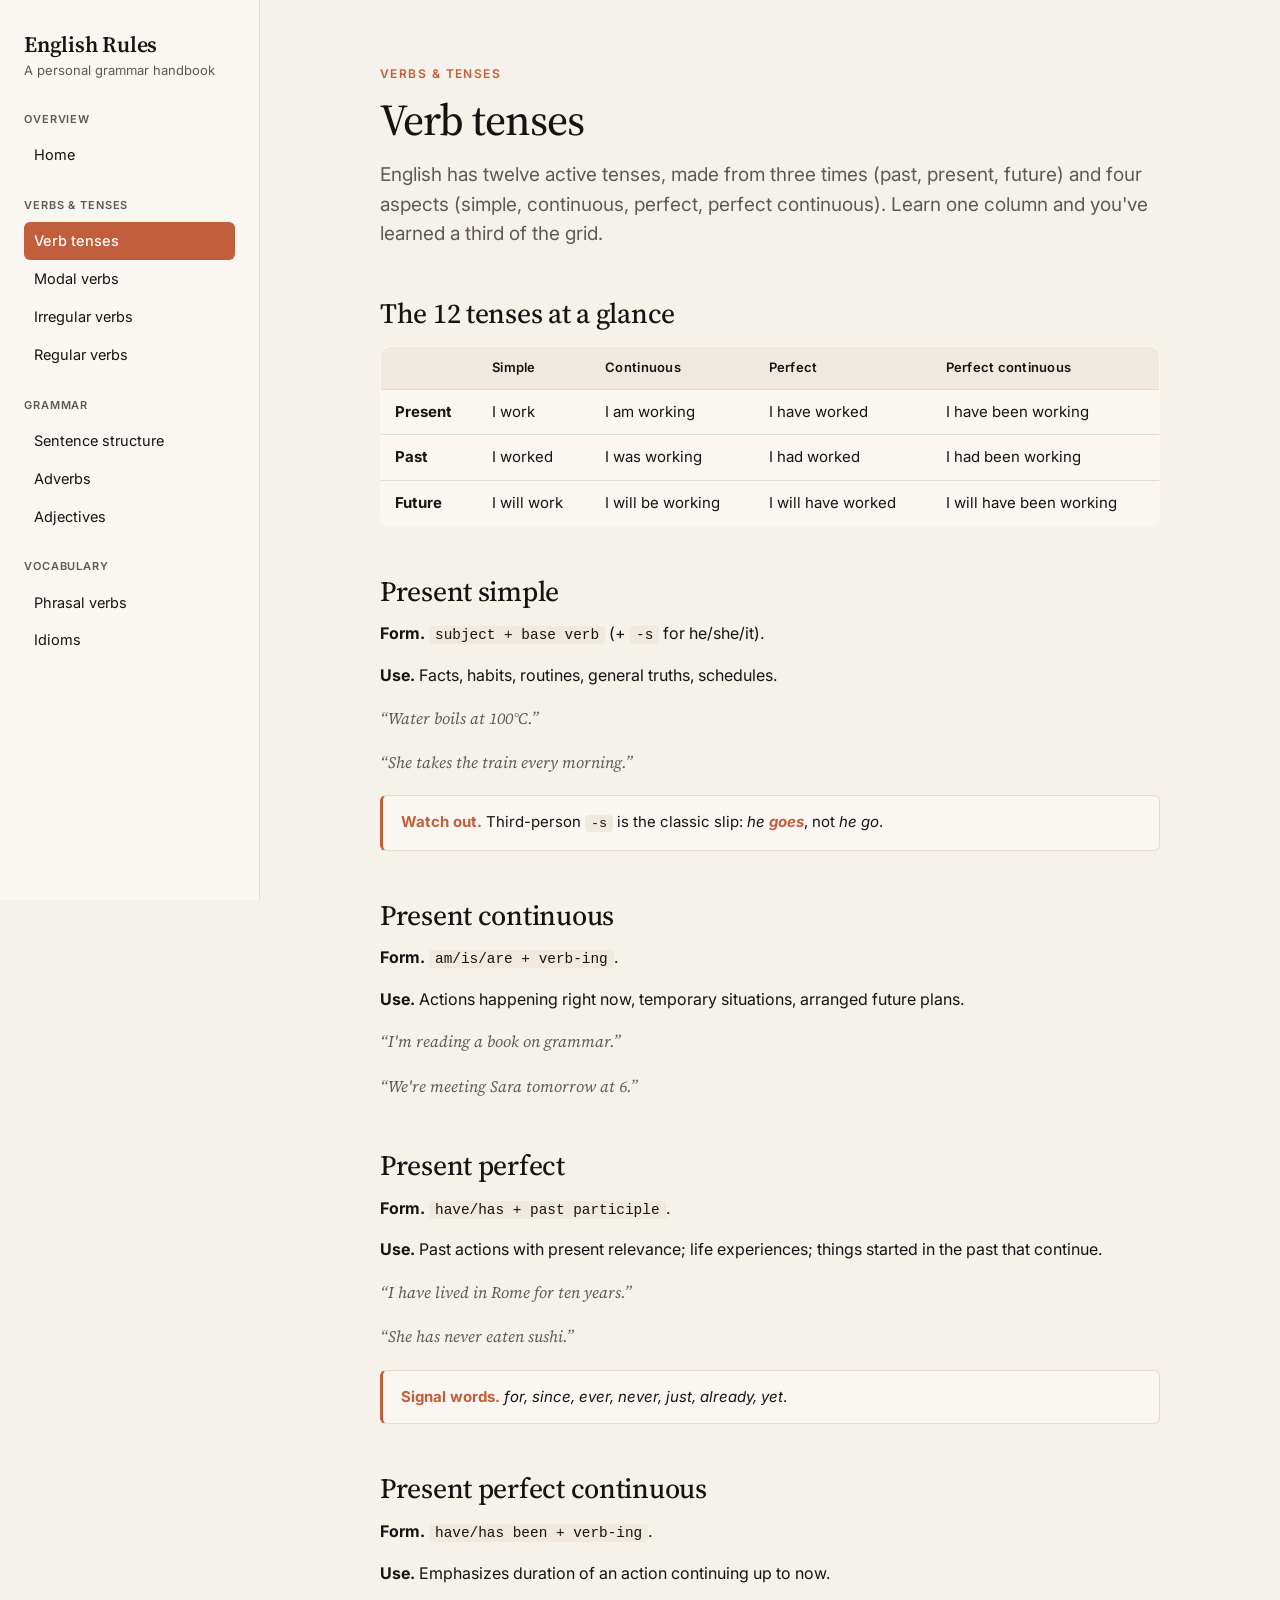
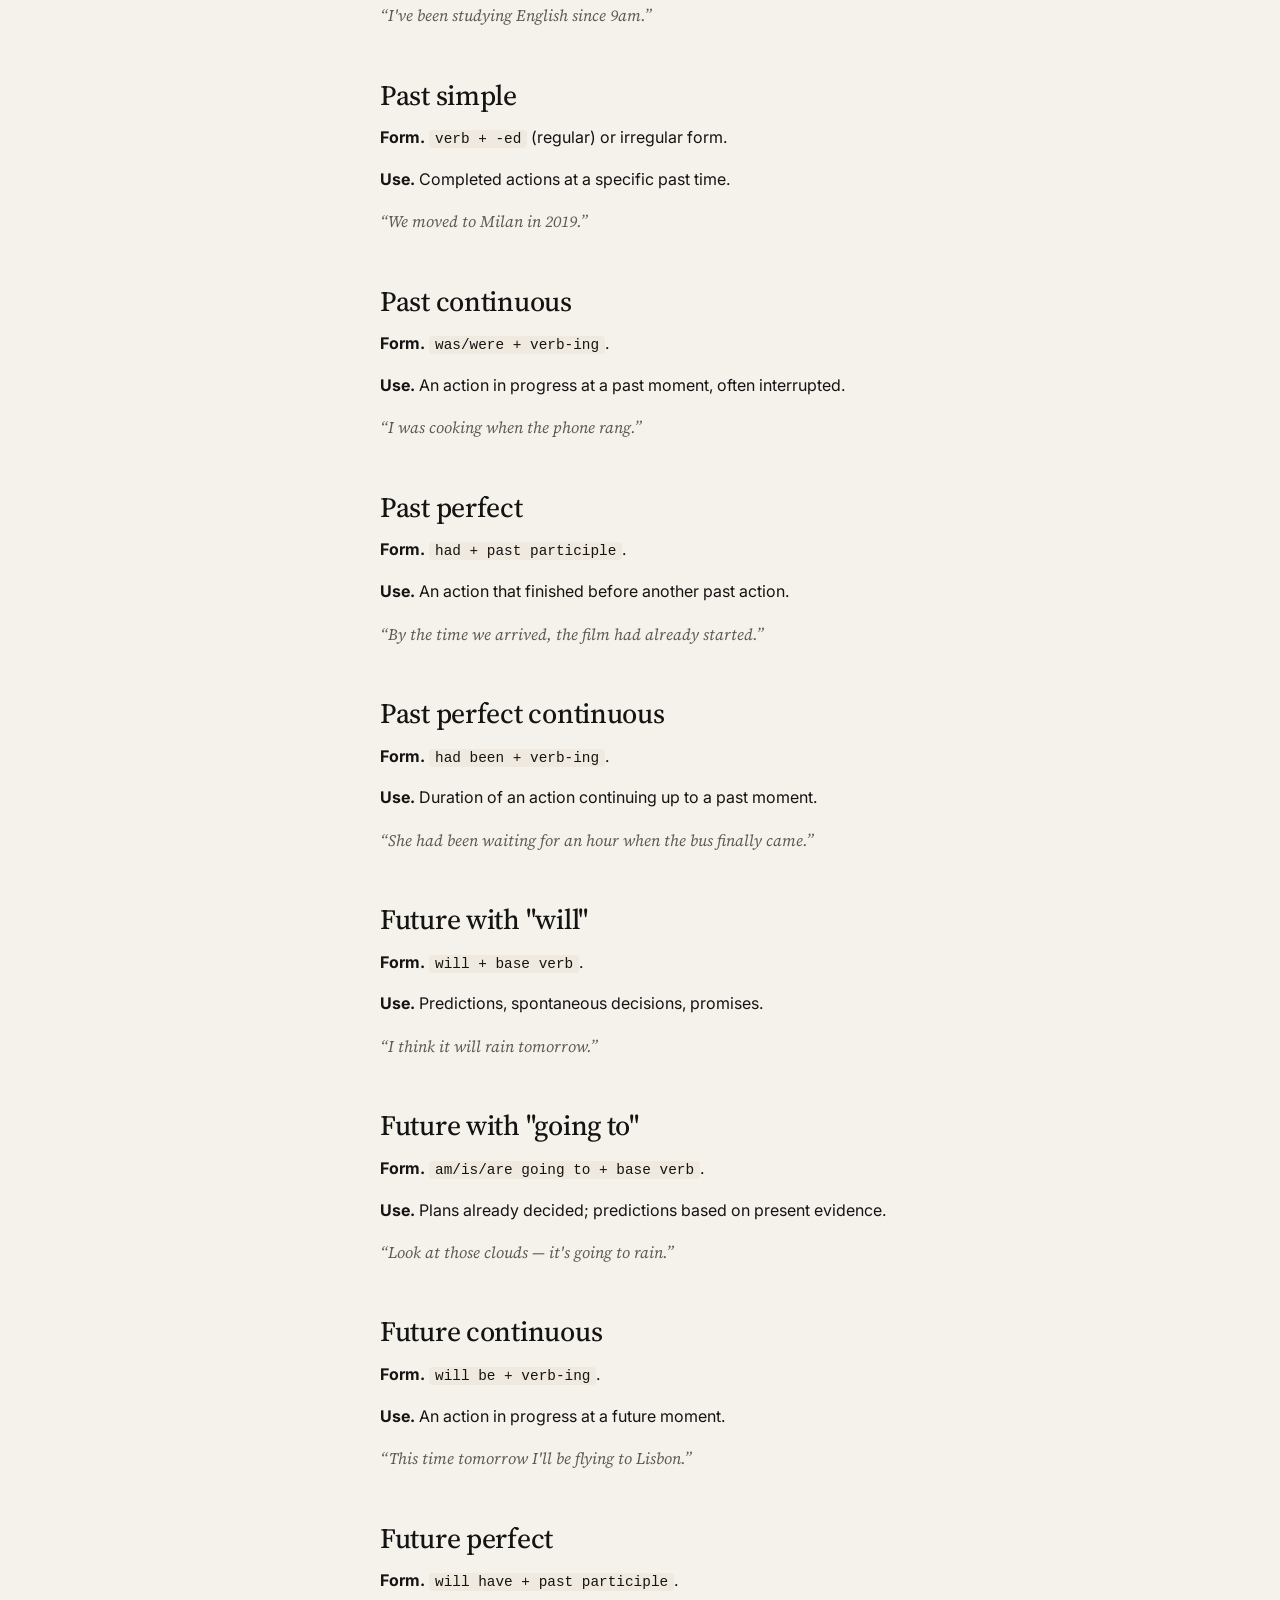
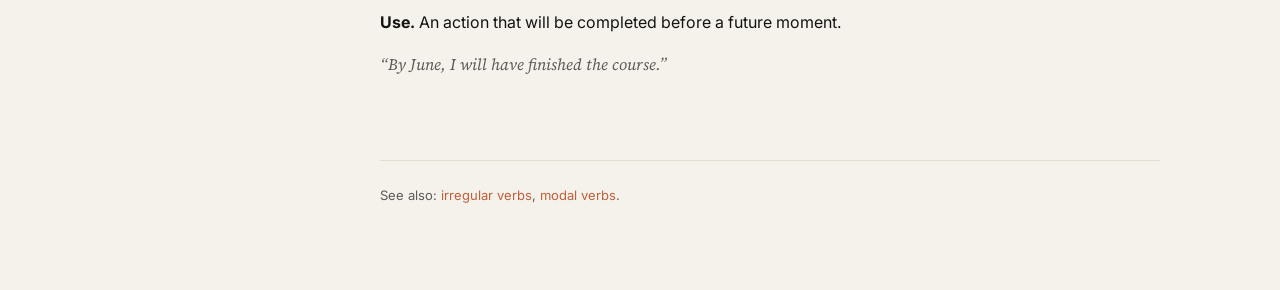
<file: verbs.html>
<!doctype html>
<html lang="en">
<head>
  <meta charset="utf-8" />
  <meta name="viewport" content="width=device-width, initial-scale=1" />
  <title>Verb tenses — English Rules</title>
  <link rel="preconnect" href="https://fonts.googleapis.com">
  <link rel="preconnect" href="https://fonts.gstatic.com" crossorigin>
  <link href="https://fonts.googleapis.com/css2?family=Inter:wght@400;500;600&family=Source+Serif+4:ital,wght@0,400;0,500;0,600;1,400&display=swap" rel="stylesheet">
  <link rel="stylesheet" href="assets/style.css" />
</head>
<body>
  <button id="nav-toggle" class="nav-toggle" aria-label="Toggle navigation">Menu</button>
  <div class="layout">
    <aside class="sidebar" id="sidebar-mount"></aside>
    <main class="main">
      <article class="content">
        <div class="eyebrow">Verbs &amp; Tenses</div>
        <h1>Verb tenses</h1>
        <p class="lead">
          English has twelve active tenses, made from three times (past, present, future) and four
          aspects (simple, continuous, perfect, perfect continuous). Learn one column and you've
          learned a third of the grid.
        </p>

        <h2>The 12 tenses at a glance</h2>
        <table>
          <thead>
            <tr><th></th><th>Simple</th><th>Continuous</th><th>Perfect</th><th>Perfect continuous</th></tr>
          </thead>
          <tbody>
            <tr>
              <td><strong>Present</strong></td>
              <td>I work</td>
              <td>I am working</td>
              <td>I have worked</td>
              <td>I have been working</td>
            </tr>
            <tr>
              <td><strong>Past</strong></td>
              <td>I worked</td>
              <td>I was working</td>
              <td>I had worked</td>
              <td>I had been working</td>
            </tr>
            <tr>
              <td><strong>Future</strong></td>
              <td>I will work</td>
              <td>I will be working</td>
              <td>I will have worked</td>
              <td>I will have been working</td>
            </tr>
          </tbody>
        </table>

        <h2>Present simple</h2>
        <p><strong>Form.</strong> <code>subject + base verb</code> (+ <code>-s</code> for he/she/it).</p>
        <p><strong>Use.</strong> Facts, habits, routines, general truths, schedules.</p>
        <p class="example">Water boils at 100°C.</p>
        <p class="example">She takes the train every morning.</p>
        <div class="callout"><strong>Watch out.</strong> Third-person <code>-s</code> is the classic slip:
        <em>he <strong>goes</strong></em>, not <em>he go</em>.</div>

        <h2>Present continuous</h2>
        <p><strong>Form.</strong> <code>am/is/are + verb-ing</code>.</p>
        <p><strong>Use.</strong> Actions happening right now, temporary situations, arranged future plans.</p>
        <p class="example">I'm reading a book on grammar.</p>
        <p class="example">We're meeting Sara tomorrow at 6.</p>

        <h2>Present perfect</h2>
        <p><strong>Form.</strong> <code>have/has + past participle</code>.</p>
        <p><strong>Use.</strong> Past actions with present relevance; life experiences; things started in the past that continue.</p>
        <p class="example">I have lived in Rome for ten years.</p>
        <p class="example">She has never eaten sushi.</p>
        <div class="callout"><strong>Signal words.</strong> <em>for, since, ever, never, just, already, yet</em>.</div>

        <h2>Present perfect continuous</h2>
        <p><strong>Form.</strong> <code>have/has been + verb-ing</code>.</p>
        <p><strong>Use.</strong> Emphasizes duration of an action continuing up to now.</p>
        <p class="example">I've been studying English since 9am.</p>

        <h2>Past simple</h2>
        <p><strong>Form.</strong> <code>verb + -ed</code> (regular) or irregular form.</p>
        <p><strong>Use.</strong> Completed actions at a specific past time.</p>
        <p class="example">We moved to Milan in 2019.</p>

        <h2>Past continuous</h2>
        <p><strong>Form.</strong> <code>was/were + verb-ing</code>.</p>
        <p><strong>Use.</strong> An action in progress at a past moment, often interrupted.</p>
        <p class="example">I was cooking when the phone rang.</p>

        <h2>Past perfect</h2>
        <p><strong>Form.</strong> <code>had + past participle</code>.</p>
        <p><strong>Use.</strong> An action that finished before another past action.</p>
        <p class="example">By the time we arrived, the film had already started.</p>

        <h2>Past perfect continuous</h2>
        <p><strong>Form.</strong> <code>had been + verb-ing</code>.</p>
        <p><strong>Use.</strong> Duration of an action continuing up to a past moment.</p>
        <p class="example">She had been waiting for an hour when the bus finally came.</p>

        <h2>Future with "will"</h2>
        <p><strong>Form.</strong> <code>will + base verb</code>.</p>
        <p><strong>Use.</strong> Predictions, spontaneous decisions, promises.</p>
        <p class="example">I think it will rain tomorrow.</p>

        <h2>Future with "going to"</h2>
        <p><strong>Form.</strong> <code>am/is/are going to + base verb</code>.</p>
        <p><strong>Use.</strong> Plans already decided; predictions based on present evidence.</p>
        <p class="example">Look at those clouds — it's going to rain.</p>

        <h2>Future continuous</h2>
        <p><strong>Form.</strong> <code>will be + verb-ing</code>.</p>
        <p><strong>Use.</strong> An action in progress at a future moment.</p>
        <p class="example">This time tomorrow I'll be flying to Lisbon.</p>

        <h2>Future perfect</h2>
        <p><strong>Form.</strong> <code>will have + past participle</code>.</p>
        <p><strong>Use.</strong> An action that will be completed before a future moment.</p>
        <p class="example">By June, I will have finished the course.</p>

        <div class="footer">See also: <a href="irregular-verbs.html">irregular verbs</a>, <a href="modals.html">modal verbs</a>.</div>
      </article>
    </main>
  </div>
  <script src="assets/nav.js"></script>
</body>
</html>
</file>
<file: assets/style.css>
:root {
  --bg: #F5F1EB;
  --surface: #FAF7F2;
  --surface-alt: #EFE9DF;
  --border: #E3DCCF;
  --text: #141413;
  --text-muted: #5C5A54;
  --accent: #C15F3C;
  --accent-soft: #E8B69E;
  --radius: 10px;
  --sidebar-w: 260px;
  --max-w: 780px;
  --serif: "Source Serif 4", "Source Serif Pro", "Iowan Old Style", Georgia, serif;
  --sans: "Inter", -apple-system, BlinkMacSystemFont, "Segoe UI", system-ui, sans-serif;
}

* { box-sizing: border-box; }

html, body {
  margin: 0;
  padding: 0;
  background: var(--bg);
  color: var(--text);
  font-family: var(--sans);
  font-size: 16px;
  line-height: 1.65;
  -webkit-font-smoothing: antialiased;
}

a {
  color: var(--accent);
  text-decoration: none;
}
a:hover { text-decoration: underline; }

/* Layout */
.layout {
  display: flex;
  min-height: 100vh;
}

.sidebar {
  width: var(--sidebar-w);
  background: var(--surface);
  border-right: 1px solid var(--border);
  padding: 32px 24px;
  position: sticky;
  top: 0;
  height: 100vh;
  overflow-y: auto;
  flex-shrink: 0;
}

.brand {
  font-family: var(--serif);
  font-size: 22px;
  font-weight: 600;
  letter-spacing: -0.01em;
  margin: 0 0 4px 0;
  color: var(--text);
}
.brand-sub {
  font-size: 13px;
  color: var(--text-muted);
  margin: 0 0 28px 0;
}

.nav-section {
  font-size: 11px;
  text-transform: uppercase;
  letter-spacing: 0.08em;
  color: var(--text-muted);
  margin: 22px 0 8px;
  font-weight: 600;
}

.nav {
  list-style: none;
  padding: 0;
  margin: 0;
}
.nav li { margin: 0; }
.nav a {
  display: block;
  padding: 7px 10px;
  border-radius: 6px;
  color: var(--text);
  font-size: 14.5px;
  transition: background 0.12s ease;
}
.nav a:hover {
  background: var(--surface-alt);
  text-decoration: none;
}
.nav a.active {
  background: var(--accent);
  color: #fff;
  font-weight: 500;
}

/* Main */
.main {
  flex: 1;
  padding: 64px 56px 96px;
  min-width: 0;
}
.content {
  max-width: var(--max-w);
  margin: 0 auto;
}

.eyebrow {
  font-size: 12px;
  letter-spacing: 0.12em;
  text-transform: uppercase;
  color: var(--accent);
  font-weight: 600;
  margin-bottom: 12px;
}

h1 {
  font-family: var(--serif);
  font-size: 44px;
  line-height: 1.1;
  letter-spacing: -0.02em;
  font-weight: 500;
  margin: 0 0 16px;
}
h2 {
  font-family: var(--serif);
  font-size: 28px;
  line-height: 1.2;
  letter-spacing: -0.01em;
  font-weight: 500;
  margin: 48px 0 12px;
}
h3 {
  font-size: 17px;
  margin: 24px 0 8px;
  font-weight: 600;
}

.lead {
  font-size: 19px;
  color: var(--text-muted);
  line-height: 1.55;
  margin-bottom: 32px;
}

p { margin: 0 0 14px; }

hr {
  border: 0;
  border-top: 1px solid var(--border);
  margin: 40px 0;
}

/* Cards */
.cards {
  display: grid;
  grid-template-columns: repeat(auto-fill, minmax(240px, 1fr));
  gap: 16px;
  margin-top: 24px;
}
.card {
  background: var(--surface);
  border: 1px solid var(--border);
  border-radius: var(--radius);
  padding: 20px;
  transition: transform 0.15s ease, border-color 0.15s ease;
}
.card:hover {
  border-color: var(--accent-soft);
  transform: translateY(-2px);
}
.card a { color: var(--text); }
.card a:hover { text-decoration: none; }
.card h3 {
  margin: 0 0 6px;
  font-family: var(--serif);
  font-size: 19px;
  font-weight: 500;
}
.card p {
  margin: 0;
  color: var(--text-muted);
  font-size: 14px;
}

/* Tables */
table {
  width: 100%;
  border-collapse: collapse;
  margin: 16px 0 24px;
  font-size: 15px;
  background: var(--surface);
  border: 1px solid var(--border);
  border-radius: var(--radius);
  overflow: hidden;
}
thead th {
  background: var(--surface-alt);
  text-align: left;
  padding: 10px 14px;
  font-weight: 600;
  font-size: 13px;
  letter-spacing: 0.02em;
  border-bottom: 1px solid var(--border);
}
tbody td {
  padding: 10px 14px;
  border-bottom: 1px solid var(--border);
  vertical-align: top;
}
tbody tr:last-child td { border-bottom: 0; }
tbody tr:hover { background: var(--surface-alt); }

/* Callouts & examples */
.callout {
  background: var(--surface);
  border: 1px solid var(--border);
  border-left: 3px solid var(--accent);
  padding: 14px 18px;
  border-radius: 6px;
  margin: 18px 0;
  font-size: 15px;
}
.callout strong { color: var(--accent); }

.example {
  font-family: var(--serif);
  font-style: italic;
  color: var(--text-muted);
  padding: 2px 0;
}
.example::before { content: "“"; }
.example::after  { content: "”"; }

code {
  background: var(--surface-alt);
  padding: 1px 6px;
  border-radius: 4px;
  font-size: 0.9em;
  font-family: "JetBrains Mono", ui-monospace, SFMono-Regular, Menlo, monospace;
}

/* Search */
.search {
  width: 100%;
  padding: 9px 12px;
  border: 1px solid var(--border);
  border-radius: 6px;
  background: var(--bg);
  font-family: inherit;
  font-size: 14px;
  color: var(--text);
  margin-bottom: 16px;
}
.search:focus {
  outline: none;
  border-color: var(--accent);
}

/* Footer */
.footer {
  margin-top: 80px;
  padding-top: 24px;
  border-top: 1px solid var(--border);
  font-size: 13px;
  color: var(--text-muted);
}

/* Mobile */
.nav-toggle {
  display: none;
  position: fixed;
  top: 14px;
  left: 14px;
  z-index: 30;
  background: var(--surface);
  border: 1px solid var(--border);
  border-radius: 6px;
  padding: 8px 12px;
  font-size: 14px;
  cursor: pointer;
}

@media (max-width: 860px) {
  .sidebar {
    position: fixed;
    transform: translateX(-100%);
    transition: transform 0.2s ease;
    z-index: 20;
    box-shadow: 2px 0 20px rgba(0,0,0,0.08);
  }
  .sidebar.open { transform: translateX(0); }
  .main { padding: 72px 24px 64px; }
  .nav-toggle { display: block; }
  h1 { font-size: 34px; }
  h2 { font-size: 24px; }
}
</file>
